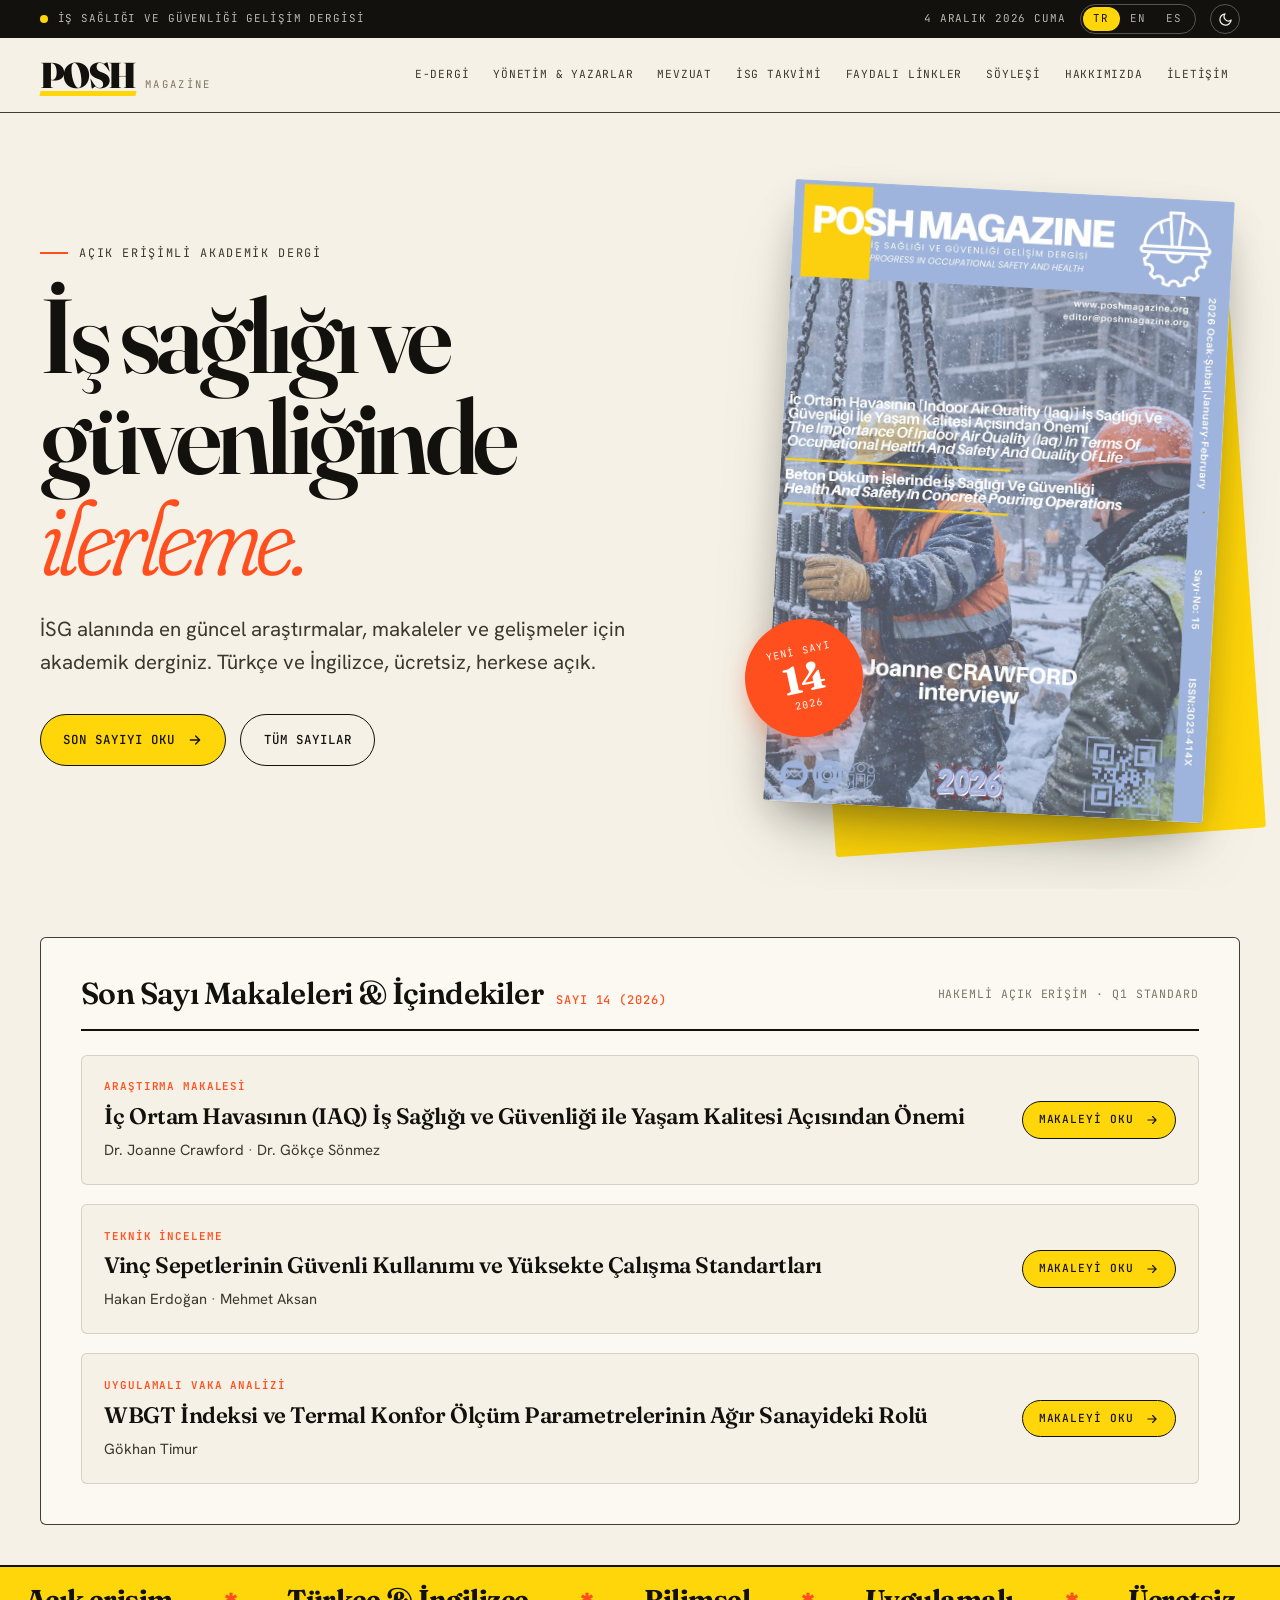
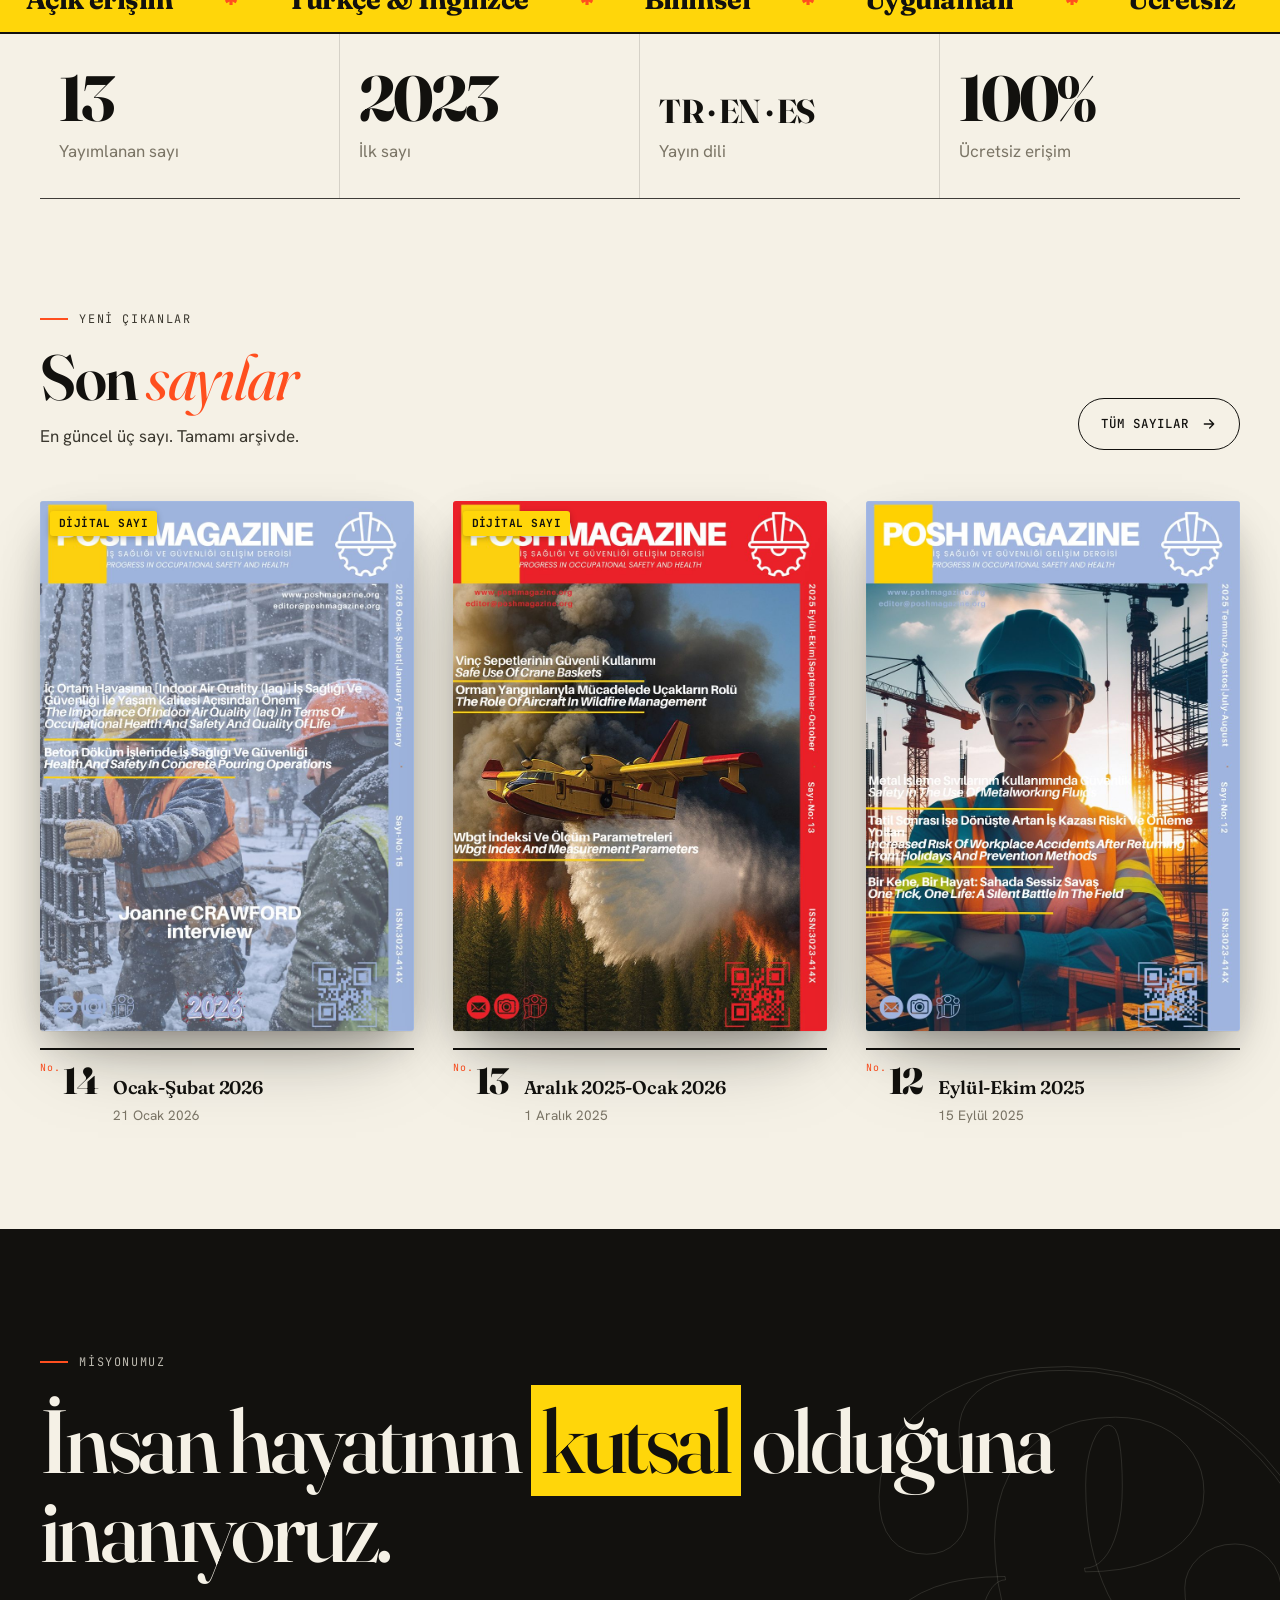
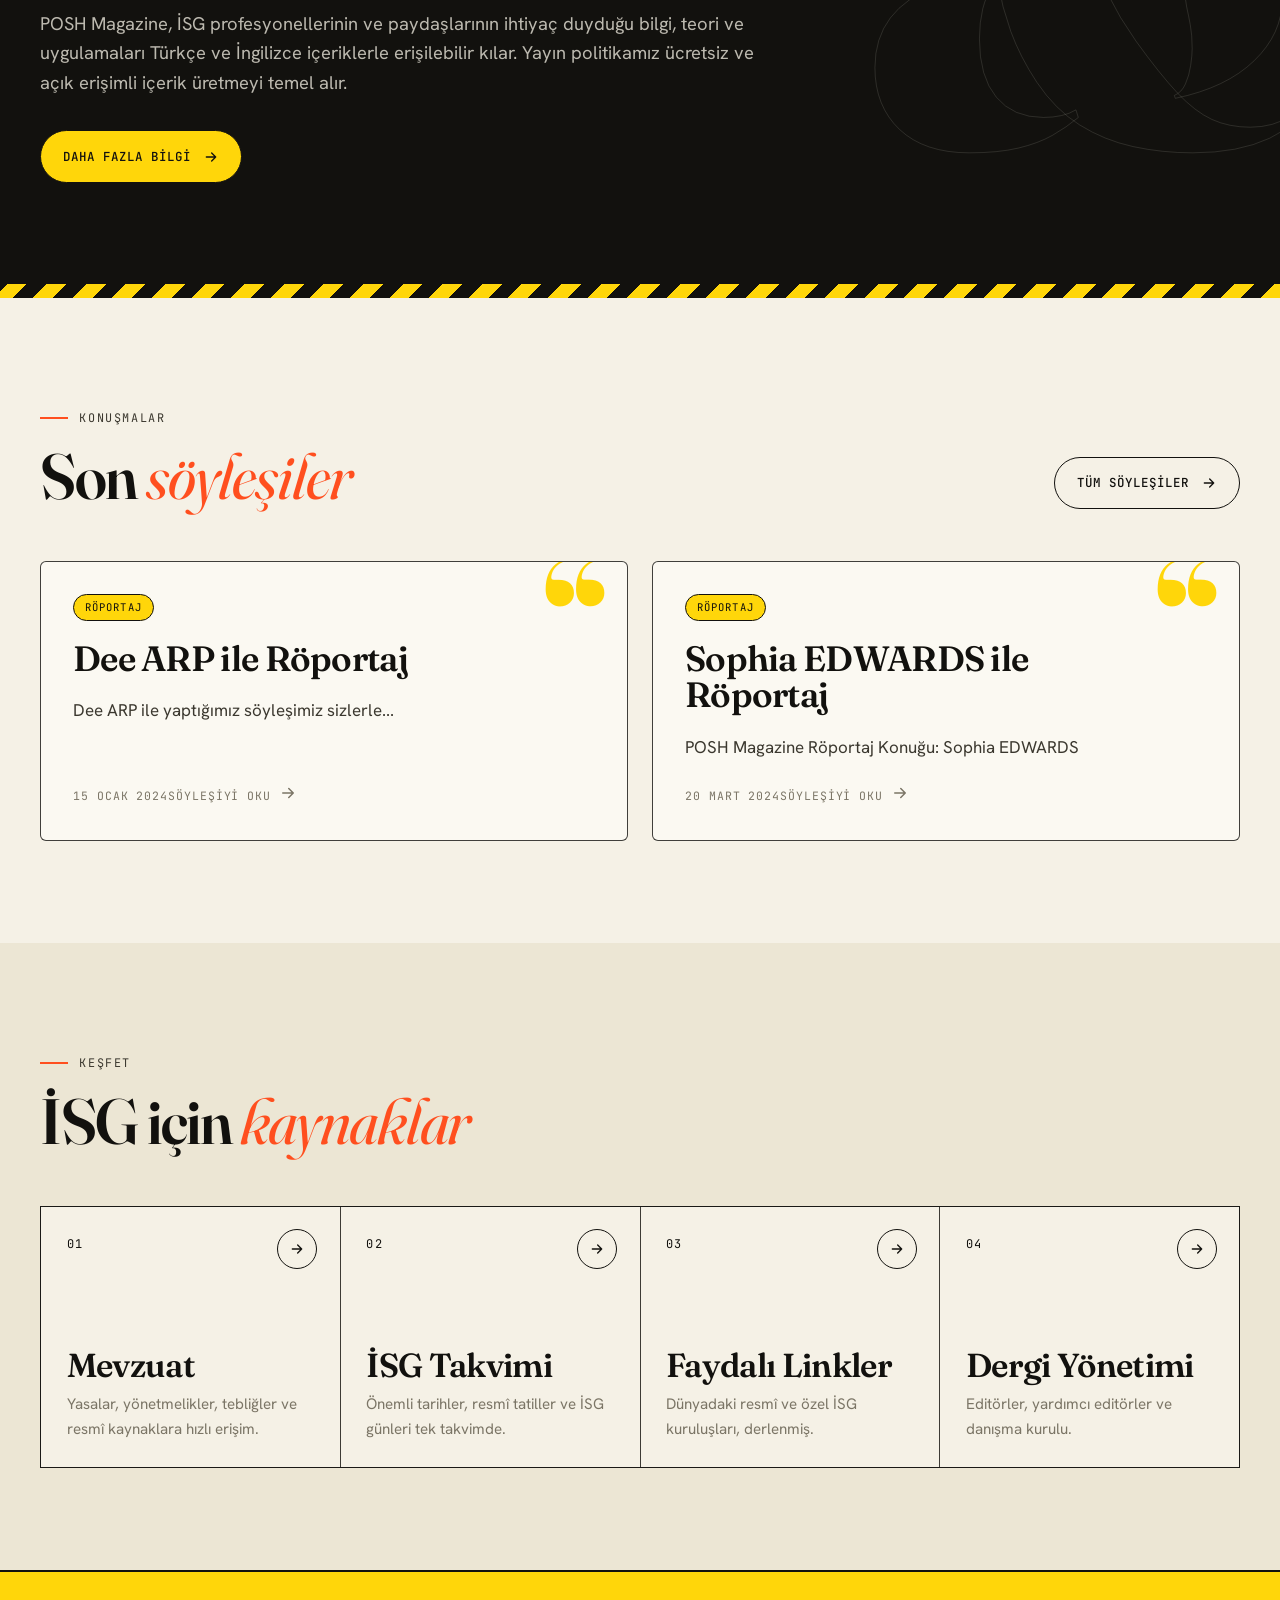
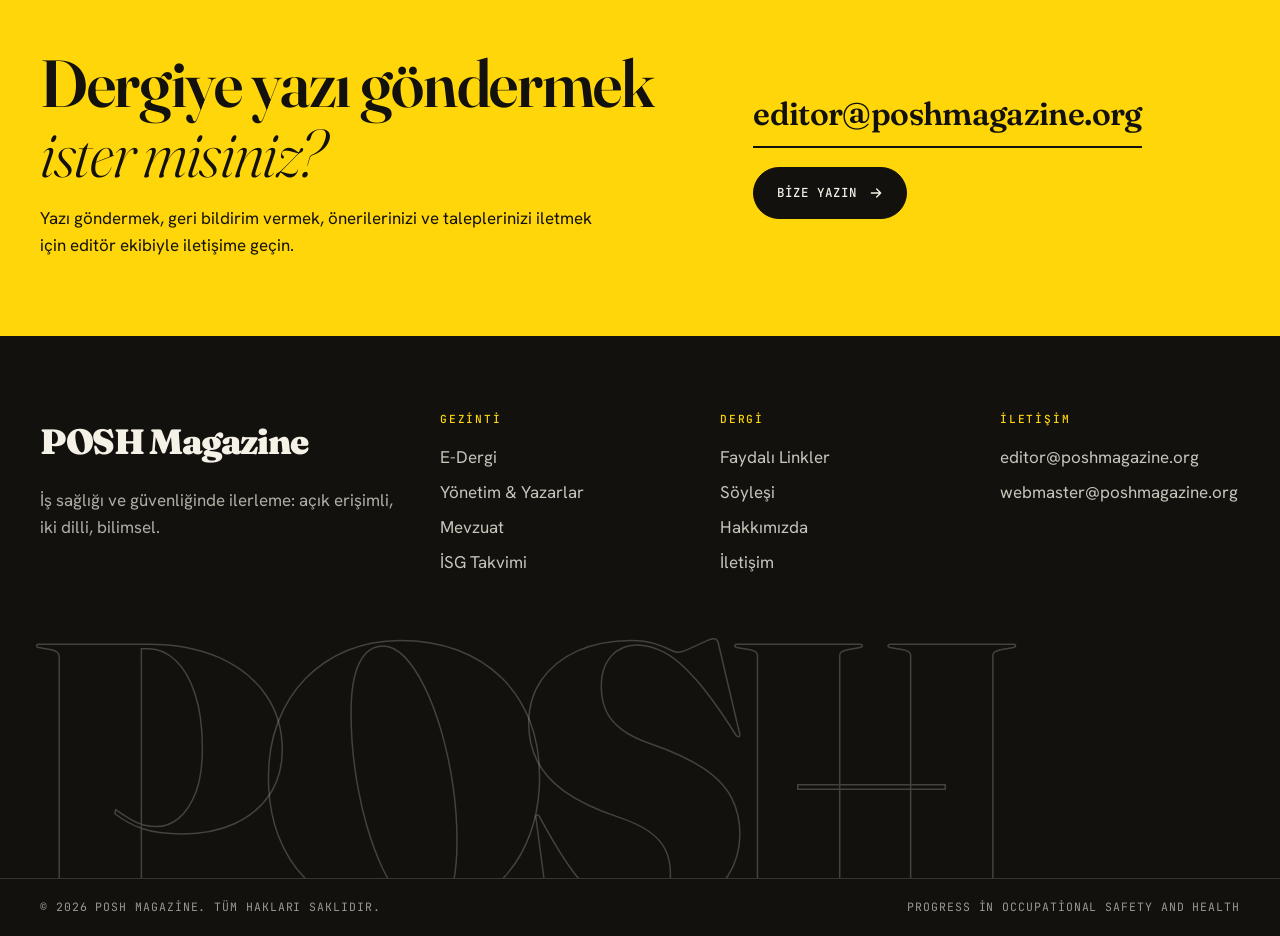
<file: index.html>
<!DOCTYPE html>
<html lang="tr">
<head>
  <meta charset="UTF-8">
  <meta name="viewport" content="width=device-width, initial-scale=1.0">
  <title>POSH Magazine — İş Sağlığı ve Güvenliği Gelişim Dergisi</title>
  <meta name="description" content="POSH Magazine — Progress in Occupational Safety and Health | İş Sağlığı ve Güvenliği Gelişim Dergisi. İSG alanında en güncel makaleler ve araştırmalar, ücretsiz ve açık erişimli.">
  <meta name="keywords" content="iş sağlığı, güvenlik, occupational safety, health, dergi, magazine, İSG">
  <meta name="author" content="POSH Magazine">
  <meta property="og:title" content="POSH Magazine — Progress in Occupational Safety and Health">
  <meta property="og:description" content="İSG alanında en güncel makaleler ve araştırmalar. Açık erişimli akademik dergi.">
  <meta property="og:type" content="website">
  <meta name="theme-color" content="#ffd60a">
  <link rel="icon" href="data:image/svg+xml,%3Csvg xmlns='http://www.w3.org/2000/svg' viewBox='0 0 32 32'%3E%3Crect width='32' height='32' rx='6' fill='%23ffd60a'/%3E%3Ctext x='16' y='24' font-family='Georgia,serif' font-weight='900' font-size='24' text-anchor='middle' fill='%2312110e'%3EP%3C/text%3E%3C/svg%3E">
  <link rel="preconnect" href="https://fonts.googleapis.com">
  <link rel="preconnect" href="https://fonts.gstatic.com" crossorigin>
  <link href="https://fonts.googleapis.com/css2?family=Fraunces:ital,opsz,wght,SOFT@0,9..144,300..900,0..100;1,9..144,300..900,0..100&family=Hanken+Grotesk:wght@400;500;600;700&family=JetBrains+Mono:wght@400;500&display=swap" rel="stylesheet">
  <link rel="stylesheet" href="style.css">
</head>
<body data-page="home">
  <div id="site-header"></div>

  <main id="main">
    <!-- Hero -->
    <section class="hero">
      <div class="wrap hero-grid">
        <div>
          <span class="eyebrow" data-i18n="hero_eyebrow">Açık erişimli akademik dergi</span>
          <h1 data-i18n="hero_title">İş sağlığı ve güvenliğinde <em>ilerleme.</em></h1>
          <p class="lead" data-i18n="hero_lead">İSG alanında en güncel araştırmalar, makaleler ve gelişmeler için akademik derginiz. Türkçe ve İngilizce, ücretsiz, herkese açık.</p>
          <div class="hero-cta">
            <button type="button" class="btn yellow" id="readLatest"><span data-i18n="read_latest">Son sayıyı oku</span> <svg viewBox="0 0 24 24" fill="none" stroke="currentColor" stroke-width="2" stroke-linecap="round" stroke-linejoin="round" aria-hidden="true"><path d="M5 12h14M13 6l6 6-6 6"/></svg></button>
            <a class="btn ghost" href="issues.html"><span data-i18n="all_issues">Tüm sayılar</span></a>
          </div>
        </div>
        <div class="hero-cover" id="heroCover" aria-live="polite"></div>
      </div>
    </section>

    <!-- Latest Issue Table of Contents (Academic TOC) -->
    <section class="section" style="padding-top: 1rem; padding-bottom: 2.5rem;">
      <div class="wrap">
        <div class="toc-section" id="homeTocSection">
          <div class="toc-header">
            <h3><span data-i18n="current_issue_articles">Son Sayı Makaleleri &amp; İçindekiler</span> <small id="homeTocBadge">SAYI 14 (2026)</small></h3>
            <span class="mono" style="color:var(--muted);"><span data-i18n="peer_reviewed_badge">Hakemli Açık Erişim</span> · Q1 Standard</span>
          </div>
          <div class="toc-list" id="homeArticleList">
            <div class="loading">Makaleler yükleniyor...</div>
          </div>
        </div>
      </div>
    </section>

    <div class="ticker" id="ticker" aria-hidden="true"></div>
    <div class="wrap stats" id="stats"></div>

    <!-- Latest issues -->
    <section class="section">
      <div class="wrap">
        <div class="section-head reveal">
          <div>
            <span class="eyebrow" data-i18n="latest_eyebrow">Yeni çıkanlar</span>
            <h2 data-i18n="latest_title">Son <em>sayılar</em></h2>
            <p data-i18n="latest_sub">En güncel üç sayı. Tamamı arşivde.</p>
          </div>
          <a class="btn ghost" href="issues.html"><span data-i18n="all_issues">Tüm sayılar</span> <svg viewBox="0 0 24 24" fill="none" stroke="currentColor" stroke-width="2" stroke-linecap="round" stroke-linejoin="round" aria-hidden="true"><path d="M5 12h14M13 6l6 6-6 6"/></svg></a>
        </div>
        <div class="issues-grid three" id="latestIssues"></div>
      </div>
    </section>

    <!-- Mission -->
    <section class="mission">
      <div class="big-num" aria-hidden="true">&amp;</div>
      <div class="wrap">
        <span class="eyebrow" data-i18n="mission_eyebrow">Misyonumuz</span>
        <blockquote data-i18n="mission_quote">İnsan hayatının <mark>kutsal</mark> olduğuna inanıyoruz.</blockquote>
        <p data-i18n="mission_body">POSH Magazine, İSG profesyonellerinin ve paydaşlarının ihtiyaç duyduğu bilgi, teori ve uygulamaları Türkçe ve İngilizce içeriklerle erişilebilir kılar. Yayın politikamız ücretsiz ve açık erişimli içerik üretmeyi temel alır.</p>
        <p style="margin-top:2rem"><a class="btn yellow" href="about.html"><span data-i18n="read_more">Daha fazla bilgi</span> <svg viewBox="0 0 24 24" fill="none" stroke="currentColor" stroke-width="2" stroke-linecap="round" stroke-linejoin="round" aria-hidden="true"><path d="M5 12h14M13 6l6 6-6 6"/></svg></a></p>
      </div>
      <div class="hazard"></div>
    </section>

    <!-- Interviews -->
    <section class="section">
      <div class="wrap">
        <div class="section-head reveal">
          <div>
            <span class="eyebrow" data-i18n="interviews_eyebrow">Konuşmalar</span>
            <h2 data-i18n="interviews_title">Son <em>söyleşiler</em></h2>
          </div>
          <a class="btn ghost" href="interviews.html"><span data-i18n="all_interviews">Tüm söyleşiler</span> <svg viewBox="0 0 24 24" fill="none" stroke="currentColor" stroke-width="2" stroke-linecap="round" stroke-linejoin="round" aria-hidden="true"><path d="M5 12h14M13 6l6 6-6 6"/></svg></a>
        </div>
        <div class="interviews" id="interviewsHome"></div>
      </div>
    </section>

    <!-- Explore -->
    <section class="section alt">
      <div class="wrap">
        <div class="section-head reveal">
          <div>
            <span class="eyebrow" data-i18n="explore_eyebrow">Keşfet</span>
            <h2 data-i18n="explore_title">İSG için <em>kaynaklar</em></h2>
          </div>
        </div>
        <div class="tiles reveal">
          <a class="tile" href="legislation.html"><span class="num">01</span><span class="arrow"><svg viewBox="0 0 24 24" fill="none" stroke="currentColor" stroke-width="2" stroke-linecap="round" stroke-linejoin="round"><path d="M5 12h14M13 6l6 6-6 6"/></svg></span><div><h3 data-i18n="tile_leg">Mevzuat</h3><p data-i18n="tile_leg_d">Yasalar, yönetmelikler, tebliğler ve resmî kaynaklara hızlı erişim.</p></div></a>
          <a class="tile" href="calendar.html"><span class="num">02</span><span class="arrow"><svg viewBox="0 0 24 24" fill="none" stroke="currentColor" stroke-width="2" stroke-linecap="round" stroke-linejoin="round"><path d="M5 12h14M13 6l6 6-6 6"/></svg></span><div><h3 data-i18n="tile_cal">İSG Takvimi</h3><p data-i18n="tile_cal_d">Önemli tarihler, resmî tatiller ve İSG günleri tek takvimde.</p></div></a>
          <a class="tile" href="links.html"><span class="num">03</span><span class="arrow"><svg viewBox="0 0 24 24" fill="none" stroke="currentColor" stroke-width="2" stroke-linecap="round" stroke-linejoin="round"><path d="M5 12h14M13 6l6 6-6 6"/></svg></span><div><h3 data-i18n="tile_links">Faydalı Linkler</h3><p data-i18n="tile_links_d">Dünyadaki resmî ve özel İSG kuruluşları, derlenmiş.</p></div></a>
          <a class="tile" href="editorial.html"><span class="num">04</span><span class="arrow"><svg viewBox="0 0 24 24" fill="none" stroke="currentColor" stroke-width="2" stroke-linecap="round" stroke-linejoin="round"><path d="M5 12h14M13 6l6 6-6 6"/></svg></span><div><h3 data-i18n="tile_team">Dergi Yönetimi</h3><p data-i18n="tile_team_d">Editörler, yardımcı editörler ve danışma kurulu.</p></div></a>
        </div>
      </div>
    </section>

    <!-- CTA -->
    <section class="cta-band">
      <div class="wrap">
        <div>
          <h2 data-i18n="cta_title">Dergiye yazı göndermek <em>ister misiniz?</em></h2>
          <p data-i18n="cta_body">Yazı göndermek, geri bildirim vermek, önerilerinizi ve taleplerinizi iletmek için editör ekibiyle iletişime geçin.</p>
        </div>
        <div>
          <a class="mail-big" href="mailto:editor@poshmagazine.org">editor@poshmagazine.org</a>
          <a class="btn" href="contact.html"><span data-i18n="write_us">Bize yazın</span> <svg viewBox="0 0 24 24" fill="none" stroke="currentColor" stroke-width="2" stroke-linecap="round" stroke-linejoin="round" aria-hidden="true"><path d="M5 12h14M13 6l6 6-6 6"/></svg></a>
        </div>
      </div>
    </section>
  </main>

  <footer class="footer" id="site-footer"></footer>
  <script src="app.js"></script>
</body>
</html>
</file>
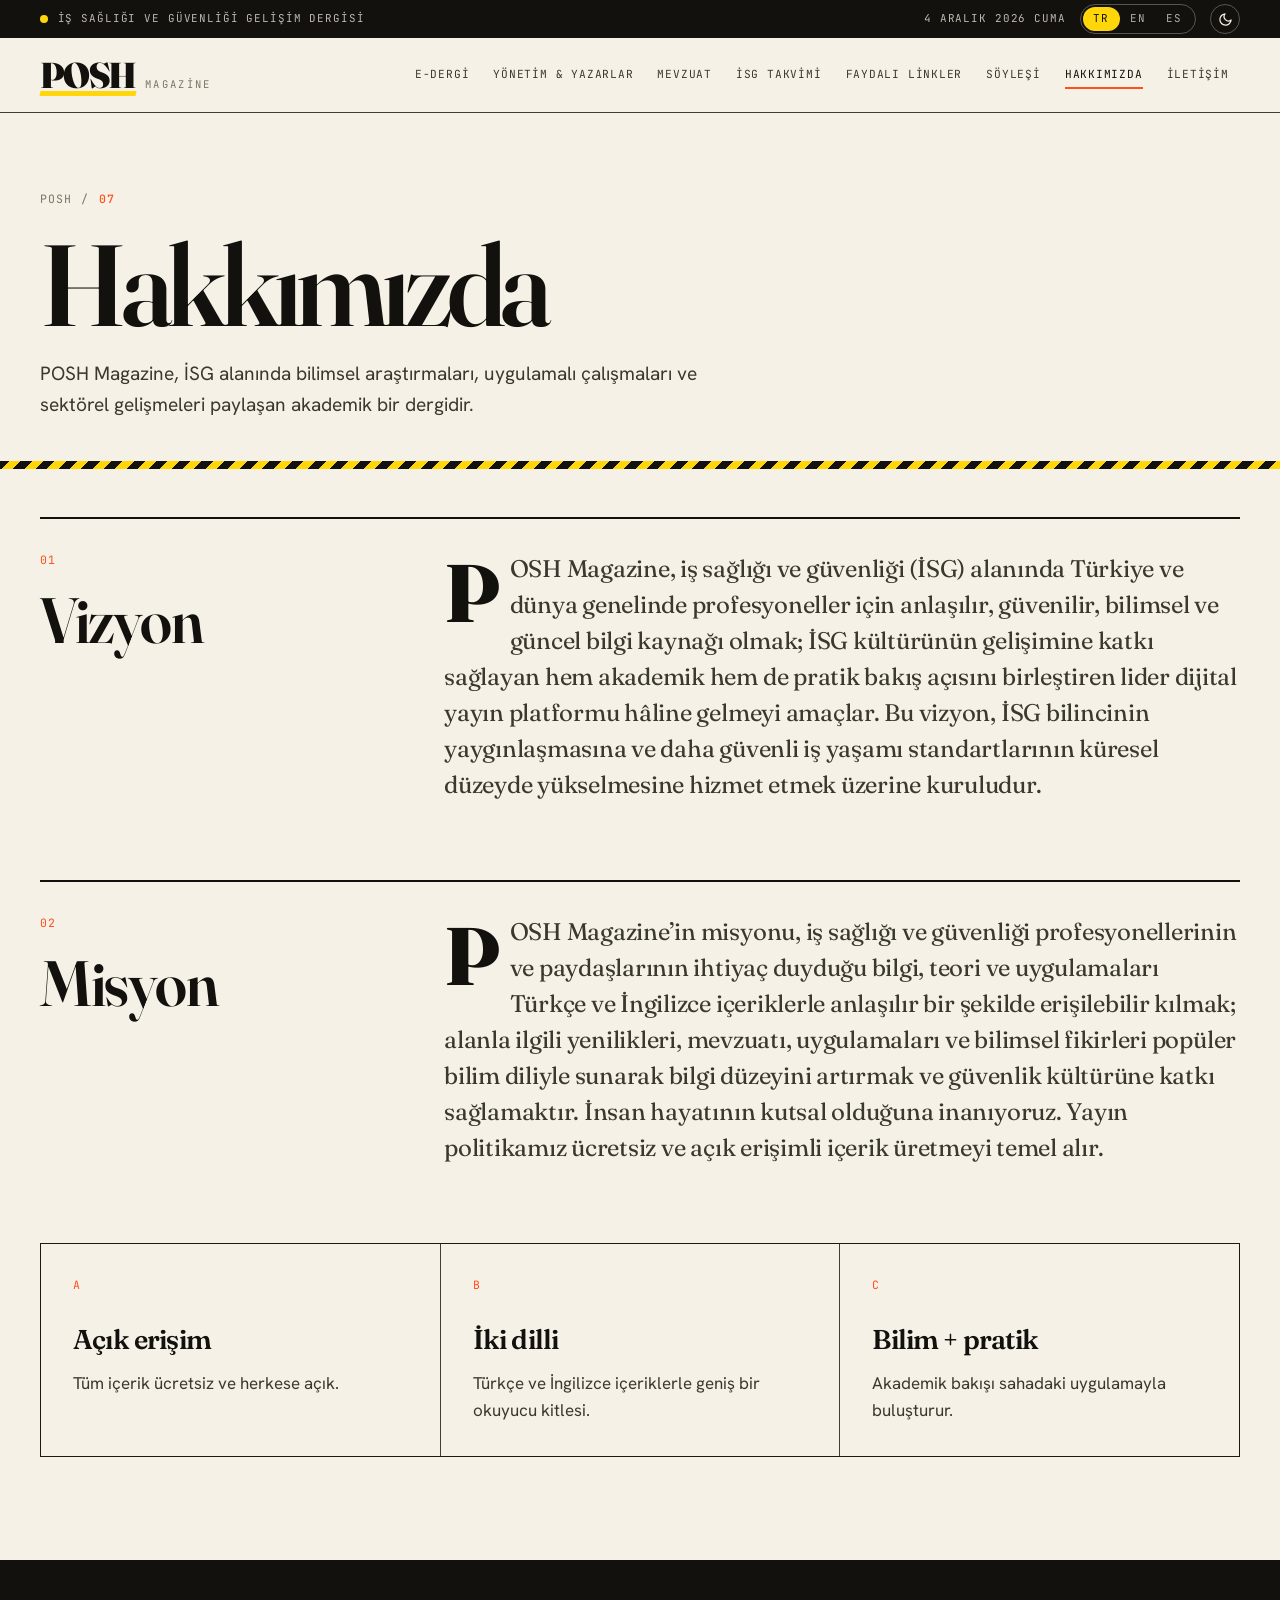
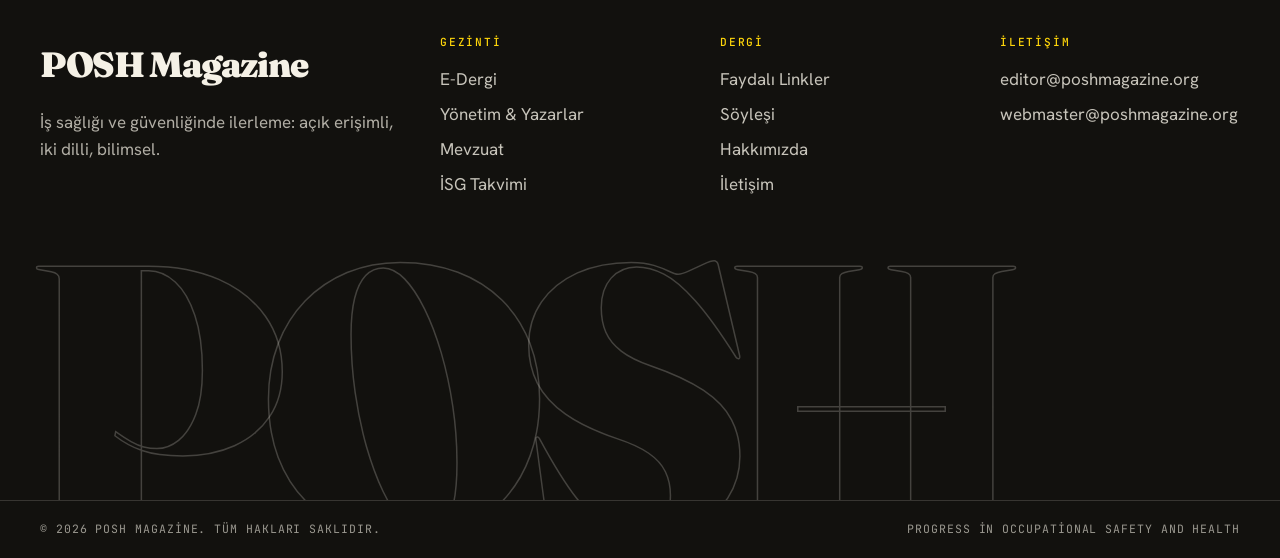
<file: about.html>
<!DOCTYPE html>
<html lang="tr">
<head>
  <meta charset="UTF-8">
  <meta name="viewport" content="width=device-width, initial-scale=1.0">
  <title>Hakkımızda — POSH Magazine</title>
  <meta name="description" content="POSH Magazine vizyonu ve misyonu: İSG alanında açık erişimli, iki dilli, bilimsel ve uygulamalı yayın.">
  <meta name="keywords" content="iş sağlığı, güvenlik, occupational safety, health, dergi, magazine, İSG">
  <meta name="author" content="POSH Magazine">
  <meta name="theme-color" content="#ffd60a">
  <link rel="icon" href="data:image/svg+xml,%3Csvg xmlns='http://www.w3.org/2000/svg' viewBox='0 0 32 32'%3E%3Crect width='32' height='32' rx='6' fill='%23ffd60a'/%3E%3Ctext x='16' y='24' font-family='Georgia,serif' font-weight='900' font-size='24' text-anchor='middle' fill='%2312110e'%3EP%3C/text%3E%3C/svg%3E">
  <link rel="preconnect" href="https://fonts.googleapis.com">
  <link rel="preconnect" href="https://fonts.gstatic.com" crossorigin>
  <link href="https://fonts.googleapis.com/css2?family=Fraunces:ital,opsz,wght,SOFT@0,9..144,300..900,0..100;1,9..144,300..900,0..100&family=Hanken+Grotesk:wght@400;500;600;700&family=JetBrains+Mono:wght@400;500&display=swap" rel="stylesheet">
  <link rel="stylesheet" href="style.css">
</head>
<body data-page="about">
  <div id="site-header"></div>

  <main id="main">
    <section class="page-hero">
      <div class="wrap">
        <div class="crumb mono"><a href="index.html">POSH</a><span>/</span><b>07</b></div>
        <h1 data-i18n="about_title">Hakkımızda</h1>
        <p data-i18n="about_sub">POSH Magazine, İSG alanında bilimsel araştırmaları, uygulamalı çalışmaları ve sektörel gelişmeleri paylaşan akademik bir dergidir.</p>
      </div>
      <div class="hazard thin"></div>
    </section>
    <section class="section" style="padding-top:3rem">
      <div class="wrap">
        <div class="about-blocks">
          <article class="about-block reveal"><div><span class="mono num">01</span><h2 data-i18n="vision">Vizyon</h2></div><p data-i18n="vision_text">POSH Magazine, iş sağlığı ve güvenliği (İSG) alanında Türkiye ve dünya genelinde profesyoneller için anlaşılır, güvenilir, bilimsel ve güncel bilgi kaynağı olmak; İSG kültürünün gelişimine katkı sağlayan hem akademik hem de pratik bakış açısını birleştiren lider dijital yayın platformu hâline gelmeyi amaçlar. Bu vizyon, İSG bilincinin yaygınlaşmasına ve daha güvenli iş yaşamı standartlarının küresel düzeyde yükselmesine hizmet etmek üzerine kuruludur.</p></article>
          <article class="about-block reveal"><div><span class="mono num">02</span><h2 data-i18n="mission">Misyon</h2></div><p data-i18n="mission_text">POSH Magazine’in misyonu, iş sağlığı ve güvenliği profesyonellerinin ve paydaşlarının ihtiyaç duyduğu bilgi, teori ve uygulamaları Türkçe ve İngilizce içeriklerle anlaşılır bir şekilde erişilebilir kılmak; alanla ilgili yenilikleri, mevzuatı, uygulamaları ve bilimsel fikirleri popüler bilim diliyle sunarak bilgi düzeyini artırmak ve güvenlik kültürüne katkı sağlamaktır. İnsan hayatının kutsal olduğuna inanıyoruz. Yayın politikamız ücretsiz ve açık erişimli içerik üretmeyi temel alır.</p></article>
        </div>
        <div class="values reveal">
          <div class="value"><span class="mono">A</span><b data-i18n="v1">Açık erişim</b><span data-i18n="v1d">Tüm içerik ücretsiz ve herkese açık.</span></div>
          <div class="value"><span class="mono">B</span><b data-i18n="v2">İki dilli</b><span data-i18n="v2d">Türkçe ve İngilizce içeriklerle geniş bir okuyucu kitlesi.</span></div>
          <div class="value"><span class="mono">C</span><b data-i18n="v3">Bilim + pratik</b><span data-i18n="v3d">Akademik bakışı sahadaki uygulamayla buluşturur.</span></div>
        </div>
      </div>
    </section>
  </main>

  <footer class="footer" id="site-footer"></footer>
  <script src="app.js"></script>
</body>
</html>
</file>
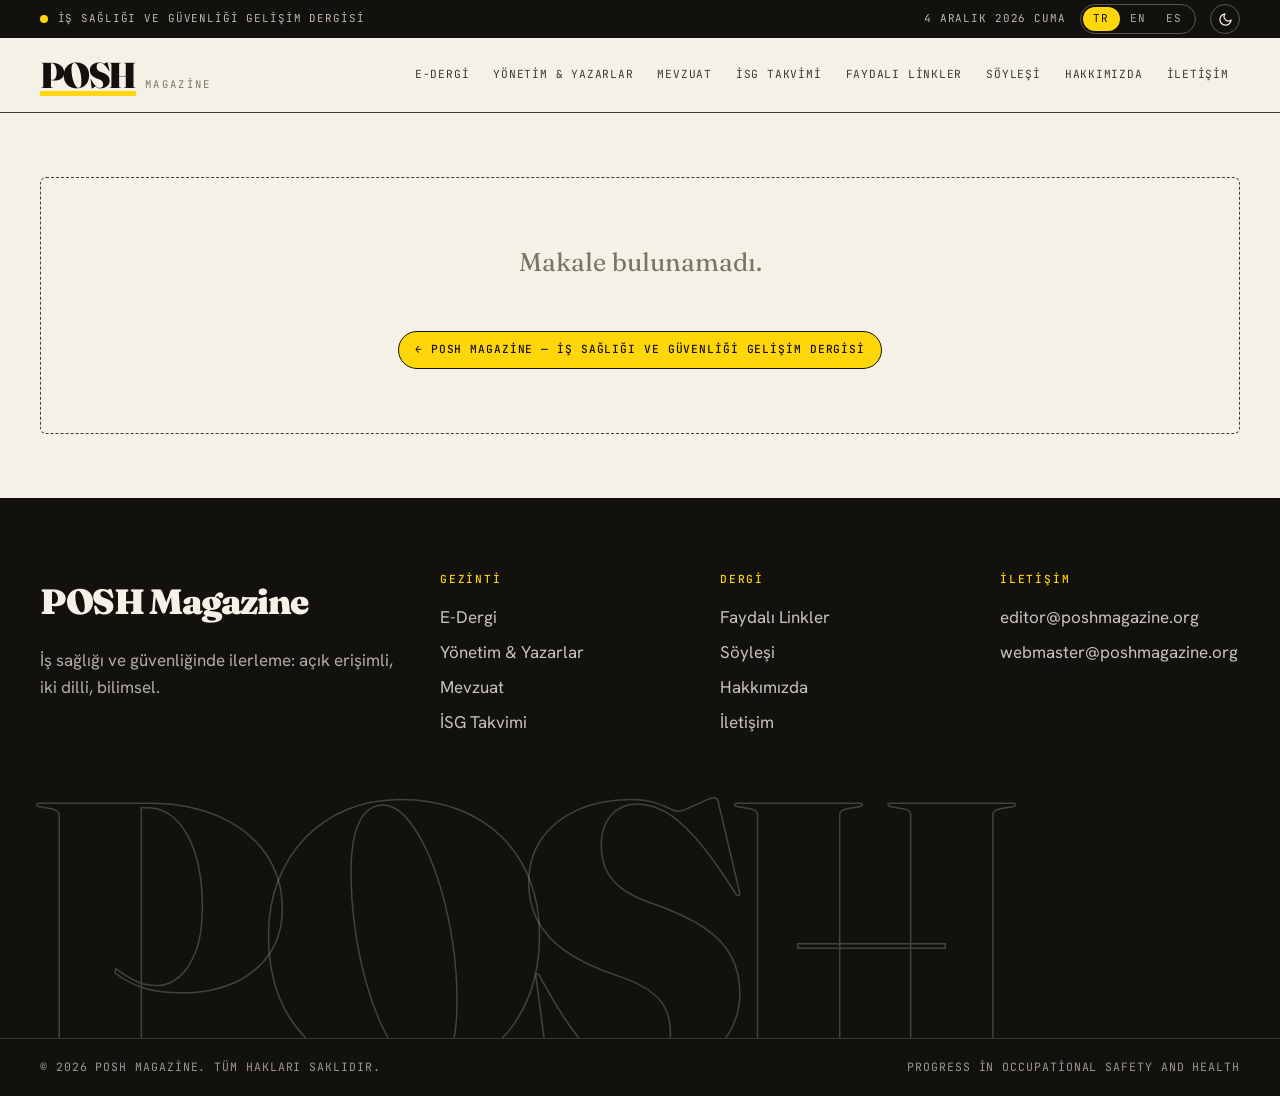
<file: article.html>
<!DOCTYPE html>
<html lang="tr">
<head>
  <meta charset="UTF-8">
  <meta name="viewport" content="width=device-width, initial-scale=1.0">
  <title>Makale — POSH Magazine</title>
  <meta name="description" content="POSH Magazine hakemli makale görünümü. Q1 açık erişim iş sağlığı ve güvenliği araştırmaları.">
  <meta name="theme-color" content="#ffd60a">
  <link rel="icon" href="data:image/svg+xml,%3Csvg xmlns='http://www.w3.org/2000/svg' viewBox='0 0 32 32'%3E%3Crect width='32' height='32' rx='6' fill='%23ffd60a'/%3E%3Ctext x='16' y='24' font-family='Georgia,serif' font-weight='900' font-size='24' text-anchor='middle' fill='%2312110e'%3EP%3C/text%3E%3C/svg%3E">
  <link rel="preconnect" href="https://fonts.googleapis.com">
  <link rel="preconnect" href="https://fonts.gstatic.com" crossorigin>
  <link href="https://fonts.googleapis.com/css2?family=Fraunces:ital,opsz,wght,SOFT@0,9..144,300..900,0..100;1,9..144,300..900,0..100&family=Hanken+Grotesk:wght@400;500;600;700&family=JetBrains+Mono:wght@400;500&display=swap" rel="stylesheet">
  <link rel="stylesheet" href="style.css">
</head>
<body data-page="article">
  <div id="site-header"></div>

  <main id="main">
    <div class="wrap" id="articleContainer">
      <div class="loading" style="padding: 5rem 0;">Makale yükleniyor...</div>
    </div>
  </main>

  <footer class="footer" id="site-footer"></footer>
  <script src="app.js"></script>
</body>
</html>
</file>
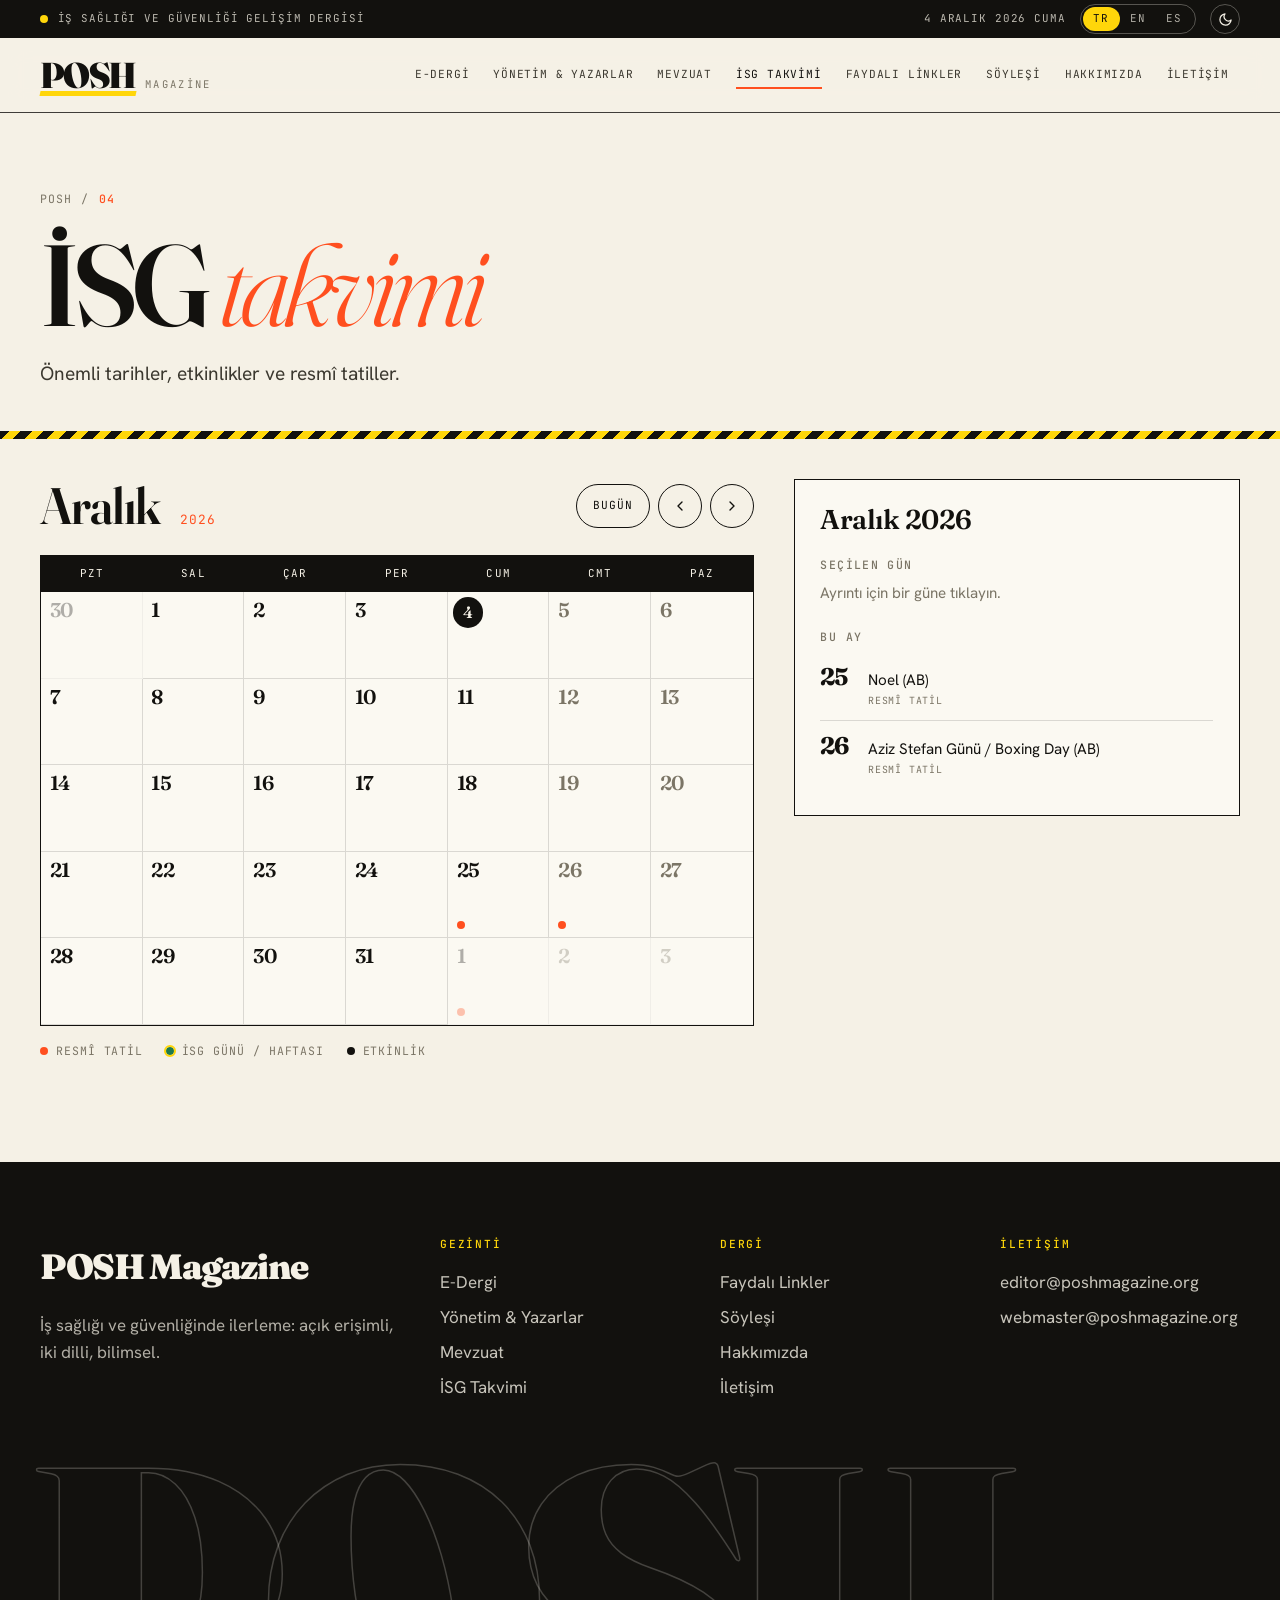
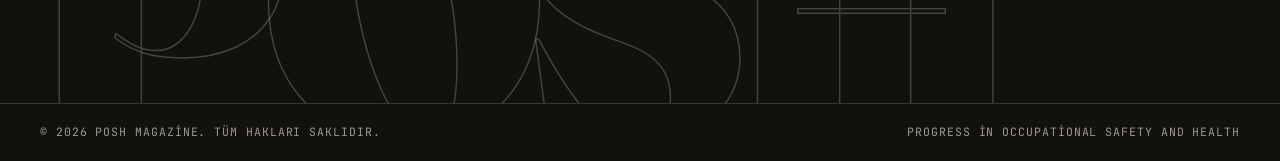
<file: calendar.html>
<!DOCTYPE html>
<html lang="tr">
<head>
  <meta charset="UTF-8">
  <meta name="viewport" content="width=device-width, initial-scale=1.0">
  <title>İSG Takvimi — POSH Magazine</title>
  <meta name="description" content="İSG takvimi: önemli tarihler, etkinlikler, resmî tatiller ve İSG günleri.">
  <meta name="keywords" content="iş sağlığı, güvenlik, occupational safety, health, dergi, magazine, İSG">
  <meta name="author" content="POSH Magazine">
  <meta name="theme-color" content="#ffd60a">
  <link rel="icon" href="data:image/svg+xml,%3Csvg xmlns='http://www.w3.org/2000/svg' viewBox='0 0 32 32'%3E%3Crect width='32' height='32' rx='6' fill='%23ffd60a'/%3E%3Ctext x='16' y='24' font-family='Georgia,serif' font-weight='900' font-size='24' text-anchor='middle' fill='%2312110e'%3EP%3C/text%3E%3C/svg%3E">
  <link rel="preconnect" href="https://fonts.googleapis.com">
  <link rel="preconnect" href="https://fonts.gstatic.com" crossorigin>
  <link href="https://fonts.googleapis.com/css2?family=Fraunces:ital,opsz,wght,SOFT@0,9..144,300..900,0..100;1,9..144,300..900,0..100&family=Hanken+Grotesk:wght@400;500;600;700&family=JetBrains+Mono:wght@400;500&display=swap" rel="stylesheet">
  <link rel="stylesheet" href="style.css">
</head>
<body data-page="calendar">
  <div id="site-header"></div>

  <main id="main">
    <section class="page-hero">
      <div class="wrap">
        <div class="crumb mono"><a href="index.html">POSH</a><span>/</span><b>04</b></div>
        <h1 data-i18n="cal_title">İSG <em>takvimi</em></h1>
        <p data-i18n="cal_sub">Önemli tarihler, etkinlikler ve resmî tatiller.</p>
      </div>
      <div class="hazard thin"></div>
    </section>
    <section class="section" style="padding-top:2.5rem">
      <div class="wrap cal-layout">
        <div>
          <div class="cal-bar">
            <h2 id="calTitle"></h2>
            <div class="cal-nav">
              <button type="button" id="calToday" class="today-btn" data-i18n="today">Bugün</button>
              <button type="button" id="calPrev" aria-label="Önceki ay"><svg viewBox="0 0 24 24" fill="none" stroke="currentColor" stroke-width="2" stroke-linecap="round" stroke-linejoin="round"><path d="m15 6-6 6 6 6"/></svg></button>
              <button type="button" id="calNext" aria-label="Sonraki ay"><svg viewBox="0 0 24 24" fill="none" stroke="currentColor" stroke-width="2" stroke-linecap="round" stroke-linejoin="round"><path d="m9 6 6 6-6 6"/></svg></button>
            </div>
          </div>
          <div class="cal"><div class="cal-dow" id="calDow"></div><div class="cal-grid" id="calGrid"></div></div>
          <div class="cal-legend mono">
            <span><i class="dot"></i><span data-i18n="lg_hol">Resmî tatil</span></span>
            <span><i class="dot osh"></i><span data-i18n="lg_osh">İSG günü / haftası</span></span>
            <span><i class="dot" style="background:var(--ink)"></i><span data-i18n="lg_event">Etkinlik</span></span>
          </div>
        </div>
        <aside class="cal-side" id="calSide" aria-live="polite"></aside>
      </div>
    </section>
  </main>

  <footer class="footer" id="site-footer"></footer>
  <script src="app.js"></script>
</body>
</html>
</file>
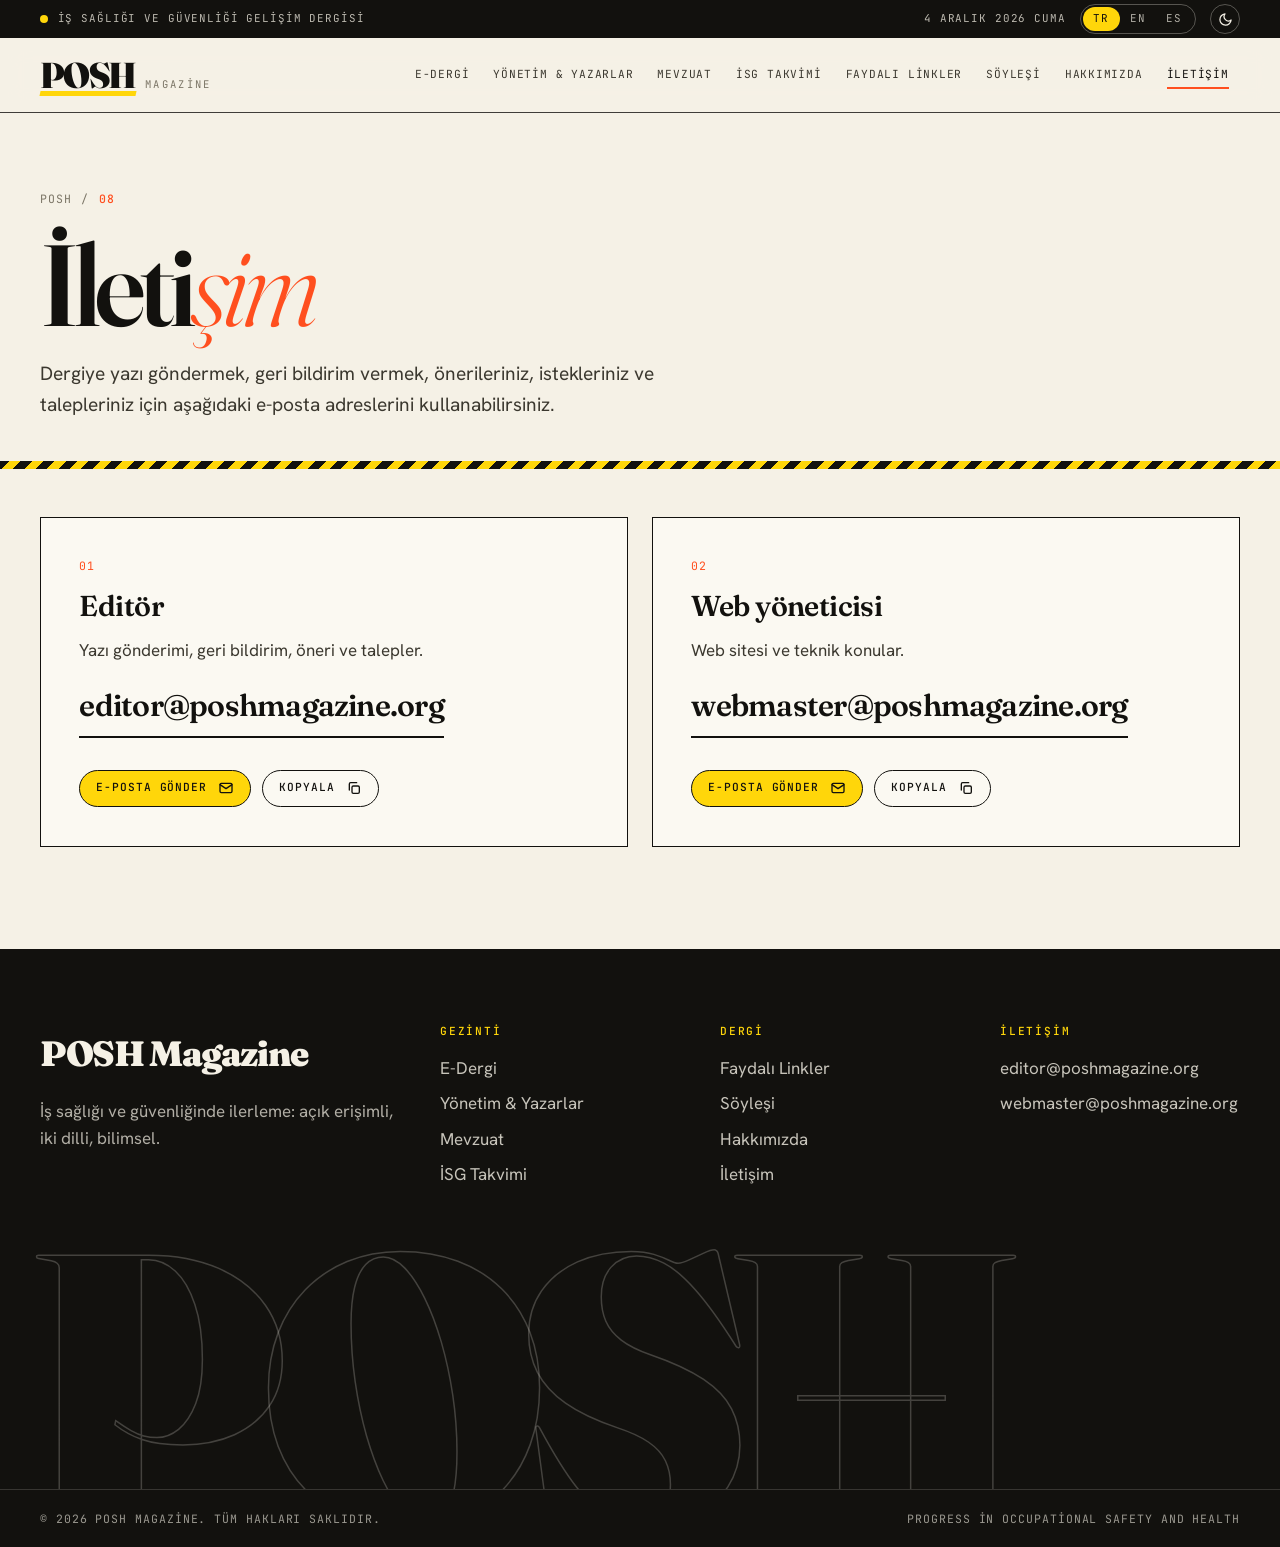
<file: contact.html>
<!DOCTYPE html>
<html lang="tr">
<head>
  <meta charset="UTF-8">
  <meta name="viewport" content="width=device-width, initial-scale=1.0">
  <title>İletişim — POSH Magazine</title>
  <meta name="description" content="POSH Magazine iletişim: yazı göndermek, geri bildirim ve öneriler için editor@poshmagazine.org.">
  <meta name="keywords" content="iş sağlığı, güvenlik, occupational safety, health, dergi, magazine, İSG">
  <meta name="author" content="POSH Magazine">
  <meta name="theme-color" content="#ffd60a">
  <link rel="icon" href="data:image/svg+xml,%3Csvg xmlns='http://www.w3.org/2000/svg' viewBox='0 0 32 32'%3E%3Crect width='32' height='32' rx='6' fill='%23ffd60a'/%3E%3Ctext x='16' y='24' font-family='Georgia,serif' font-weight='900' font-size='24' text-anchor='middle' fill='%2312110e'%3EP%3C/text%3E%3C/svg%3E">
  <link rel="preconnect" href="https://fonts.googleapis.com">
  <link rel="preconnect" href="https://fonts.gstatic.com" crossorigin>
  <link href="https://fonts.googleapis.com/css2?family=Fraunces:ital,opsz,wght,SOFT@0,9..144,300..900,0..100;1,9..144,300..900,0..100&family=Hanken+Grotesk:wght@400;500;600;700&family=JetBrains+Mono:wght@400;500&display=swap" rel="stylesheet">
  <link rel="stylesheet" href="style.css">
</head>
<body data-page="contact">
  <div id="site-header"></div>

  <main id="main">
    <section class="page-hero">
      <div class="wrap">
        <div class="crumb mono"><a href="index.html">POSH</a><span>/</span><b>08</b></div>
        <h1 data-i18n="contact_title">İleti<em>şim</em></h1>
        <p data-i18n="contact_sub">Dergiye yazı göndermek, geri bildirim vermek, önerileriniz, istekleriniz ve talepleriniz için aşağıdaki e-posta adreslerini kullanabilirsiniz.</p>
      </div>
      <div class="hazard thin"></div>
    </section>
    <section class="section" style="padding-top:3rem">
      <div class="wrap"><div class="contact-grid" id="contactGrid"></div></div>
    </section>
  </main>

  <footer class="footer" id="site-footer"></footer>
  <script src="app.js"></script>
</body>
</html>
</file>
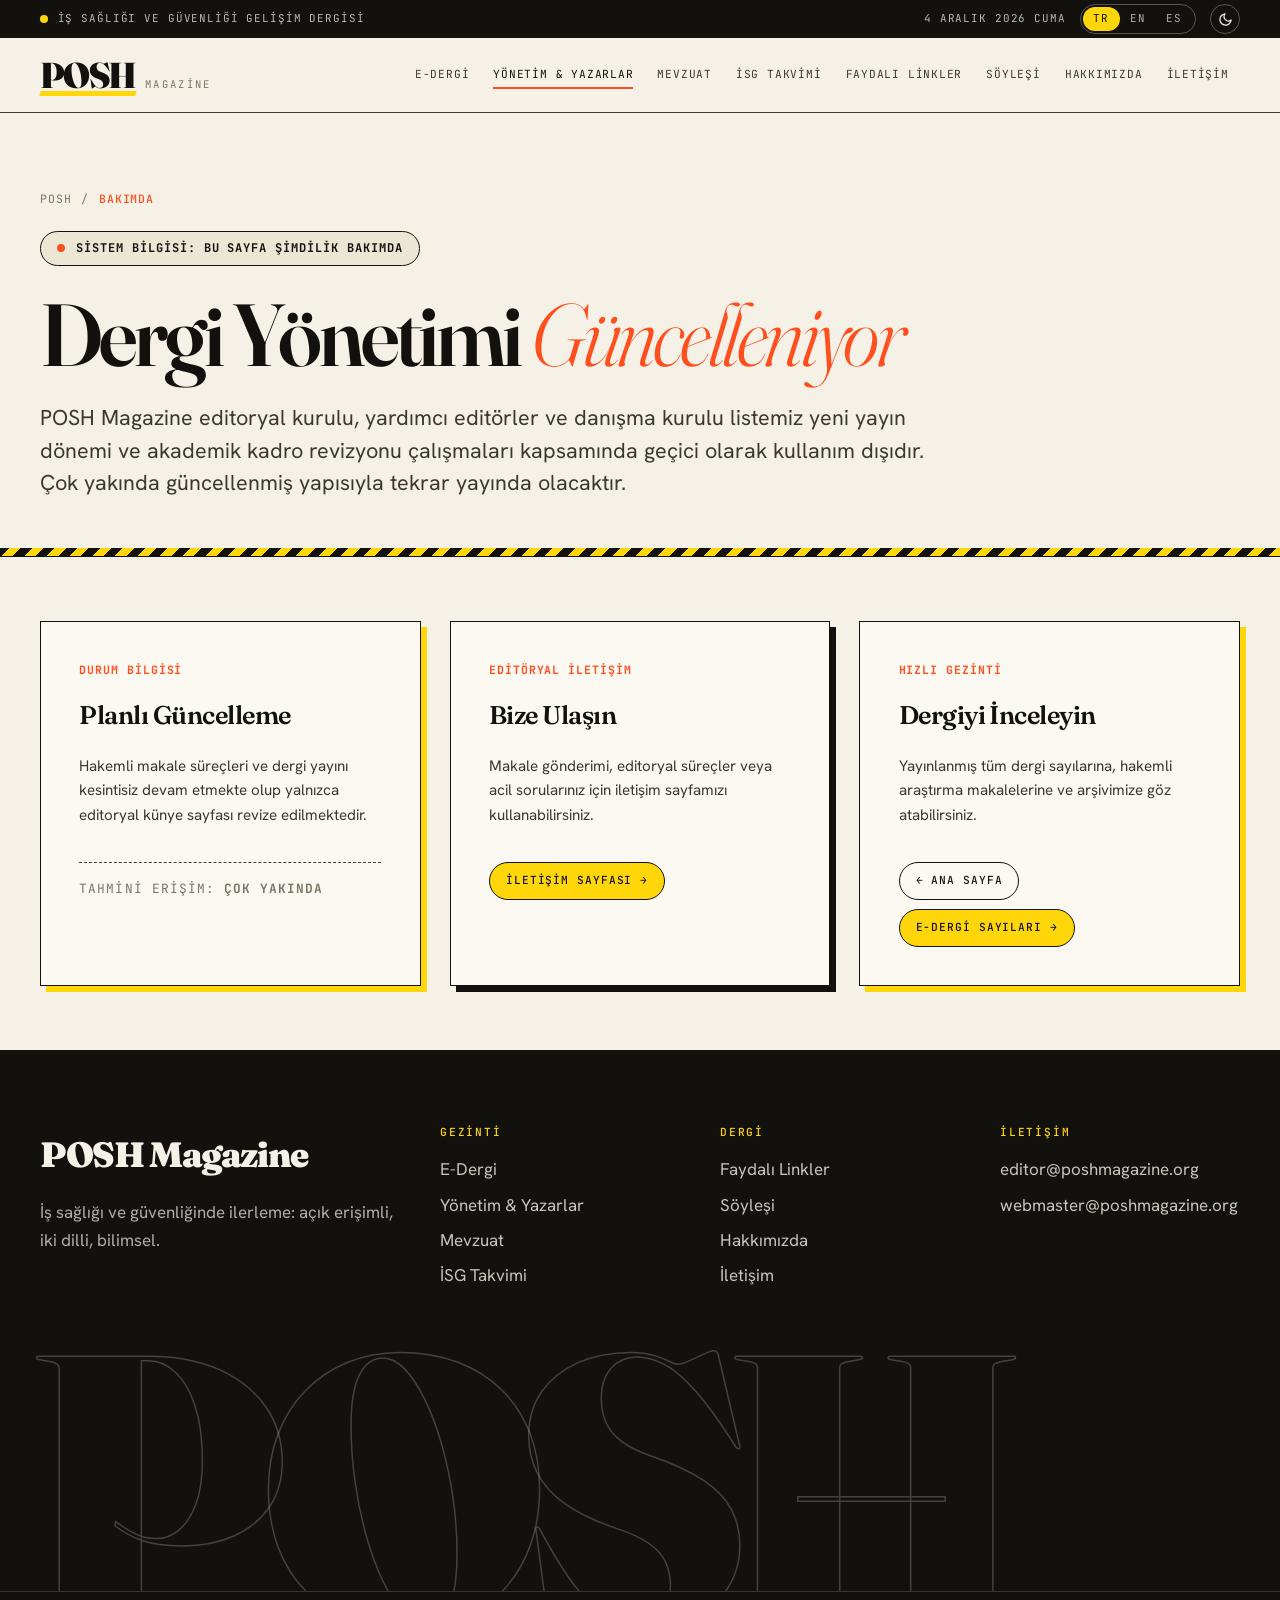
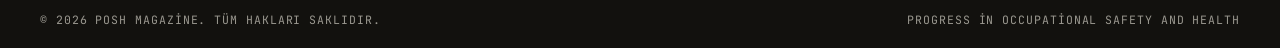
<file: editorial.html>
<!DOCTYPE html>
<html lang="tr">
<head>
  <meta charset="UTF-8">
  <meta name="viewport" content="width=device-width, initial-scale=1.0">
  <title>Dergi Yönetimi ve Yazarlar — POSH Magazine</title>
  <meta name="description" content="POSH Magazine baş editör, yardımcı editörler ve danışma kurulu.">
  <meta name="keywords" content="iş sağlığı, güvenlik, occupational safety, health, dergi, magazine, İSG">
  <meta name="author" content="POSH Magazine">
  <meta name="theme-color" content="#ffd60a">
  <link rel="icon" href="data:image/svg+xml,%3Csvg xmlns='http://www.w3.org/2000/svg' viewBox='0 0 32 32'%3E%3Crect width='32' height='32' rx='6' fill='%23ffd60a'/%3E%3Ctext x='16' y='24' font-family='Georgia,serif' font-weight='900' font-size='24' text-anchor='middle' fill='%2312110e'%3EP%3C/text%3E%3C/svg%3E">
  <link rel="preconnect" href="https://fonts.googleapis.com">
  <link rel="preconnect" href="https://fonts.gstatic.com" crossorigin>
  <link href="https://fonts.googleapis.com/css2?family=Fraunces:ital,opsz,wght,SOFT@0,9..144,300..900,0..100;1,9..144,300..900,0..100&family=Hanken+Grotesk:wght@400;500;600;700&family=JetBrains+Mono:wght@400;500&display=swap" rel="stylesheet">
  <link rel="stylesheet" href="style.css">
</head>
<body data-page="editorial">
  <div id="site-header"></div>

  <main id="main">
    <!-- ==========================================================================
         [BAKIM MODU GÖRÜNÜMÜ / UNDER MAINTENANCE]
         Bu sayfa geçici olarak bakım moduna alınmıştır.
         ========================================================================== -->
    <section class="page-hero" style="border-bottom: 2px solid var(--ink); padding-bottom: 3.5rem;">
      <div class="wrap">
        <div class="crumb mono"><a href="index.html">POSH</a><span>/</span><b>BAKIMDA</b></div>
        
        <div style="display: inline-flex; align-items: center; gap: .7rem; background: var(--paper-2); border: 1.5px solid var(--ink); padding: .45rem 1rem; border-radius: 99px; margin-bottom: 1.5rem; font-family: var(--font-mono); font-size: .75rem; letter-spacing: .08em; text-transform: uppercase;">
          <span class="pulse" style="background: var(--orange); box-shadow: 0 0 0 0 rgba(255,79,31,.6);"></span>
          <strong data-i18n="editorial_maint_badge">Sistem Bilgisi: Bu Sayfa Şimdilik Bakımda</strong>
        </div>

        <h1 data-i18n="editorial_maint_title" style="font-size: clamp(2.8rem, 7vw, 5.5rem); letter-spacing: -.04em; line-height: 1.02;">
          Dergi Yönetimi <em>Güncelleniyor</em>
        </h1>
        <p data-i18n="editorial_maint_desc" style="font-size: clamp(1.1rem, 2vw, 1.35rem); color: var(--ink-2); max-width: 42em; margin-top: 1.4rem; line-height: 1.5;">
          POSH Magazine editoryal kurulu, yardımcı editörler ve danışma kurulu listemiz yeni yayın dönemi ve akademik kadro revizyonu çalışmaları kapsamında geçici olarak kullanım dışıdır. Çok yakında güncellenmiş yapısıyla tekrar yayında olacaktır.
        </p>
      </div>
      <div class="hazard thin" style="margin-top: 3rem;"></div>
    </section>

    <section class="section" style="padding: 4rem 0;">
      <div class="wrap">
        <div style="display: grid; grid-template-columns: repeat(auto-fit, minmax(280px, 1fr)); gap: 1.8rem;">
          <div class="contact-card" style="box-shadow: 6px 6px 0 var(--yellow);">
            <span class="mono" style="color: var(--orange); font-weight: 700;">DURUM BİLGİSİ</span>
            <h3 data-i18n="editorial_maint_status_title" style="font-size: 1.6rem; margin-top: .4rem;">Planlı Güncelleme</h3>
            <p data-i18n="editorial_maint_status_desc" style="color: var(--ink-2); margin-top: .6rem; font-size: .95rem;">
              Hakemli makale süreçleri ve dergi yayını kesintisiz devam etmekte olup yalnızca editoryal künye sayfası revize edilmektedir.
            </p>
            <div class="mono" data-i18n="editorial_maint_eta" style="font-size: .8rem; color: var(--muted); margin-top: 1.2rem; padding-top: 1rem; border-top: 1px dashed var(--line-strong);">
              Tahmini Erişim: <strong>Çok Yakında</strong>
            </div>
          </div>

          <div class="contact-card" style="box-shadow: 6px 6px 0 var(--ink);">
            <span class="mono" style="color: var(--orange); font-weight: 700;">EDİTÖRYAL İLETİŞİM</span>
            <h3 data-i18n="editorial_maint_contact_title" style="font-size: 1.6rem; margin-top: .4rem;">Bize Ulaşın</h3>
            <p data-i18n="editorial_maint_contact_desc" style="color: var(--ink-2); margin-top: .6rem; font-size: .95rem;">
              Makale gönderimi, editoryal süreçler veya acil sorularınız için iletişim sayfamızı kullanabilirsiniz.
            </p>
            <div style="margin-top: 1.2rem;">
              <a href="contact.html" class="btn sm yellow" data-i18n="editorial_maint_contact_btn" style="display: inline-flex;">İletişim Sayfası →</a>
            </div>
          </div>

          <div class="contact-card" style="box-shadow: 6px 6px 0 var(--yellow);">
            <span class="mono" style="color: var(--orange); font-weight: 700;">HIZLI GEZİNTİ</span>
            <h3 data-i18n="editorial_maint_browse_title" style="font-size: 1.6rem; margin-top: .4rem;">Dergiyi İnceleyin</h3>
            <p data-i18n="editorial_maint_browse_desc" style="color: var(--ink-2); margin-top: .6rem; font-size: .95rem;">
              Yayınlanmış tüm dergi sayılarına, hakemli araştırma makalelerine ve arşivimize göz atabilirsiniz.
            </p>
            <div style="margin-top: 1.2rem; display: flex; gap: .6rem; flex-wrap: wrap;">
              <a href="index.html" class="btn sm ghost" data-i18n="editorial_maint_home_btn">← Ana Sayfa</a>
              <a href="issues.html" class="btn sm yellow" data-i18n="editorial_maint_issues_btn">E-Dergi Sayıları →</a>
            </div>
          </div>
        </div>
      </div>
    </section>

    <!-- ==========================================================================
         [KORUNAN ORİJİNAL SAYFA KODLARI]:
         Sayfa şimdilik kullanım dışı / bakım modundadır. Mevcut sayfa kodları
         aşağıda eksiksiz şekilde korunmaktadır. Bakım süreci bittiğinde
         aşağıdaki kapsayıcıdan style="display:none;" kaldırılarak ve yukarıdaki
         bakım bölümü kaldırılarak sayfa hemen eski haline döndürülebilir.
         ========================================================================== -->
    <div id="editorial-original-content" style="display: none !important;" aria-hidden="true">
      <section class="page-hero">
        <div class="wrap">
          <div class="crumb mono"><a href="index.html">POSH</a><span>/</span><b>02</b></div>
          <h1 data-i18n="editorial_title">Dergi <em>yönetimi</em></h1>
          <p data-i18n="editorial_sub">Dergiyi mümkün kılan editör ekibi, yardımcı editörler ve danışma kurulu.</p>
        </div>
        <div class="hazard thin"></div>
      </section>
      <section class="section" style="padding-top:3rem">
        <div class="wrap" id="people"></div>
      </section>
    </div>
  </main>

  <footer class="footer" id="site-footer"></footer>
  <script src="app.js"></script>
</body>
</html>
</file>
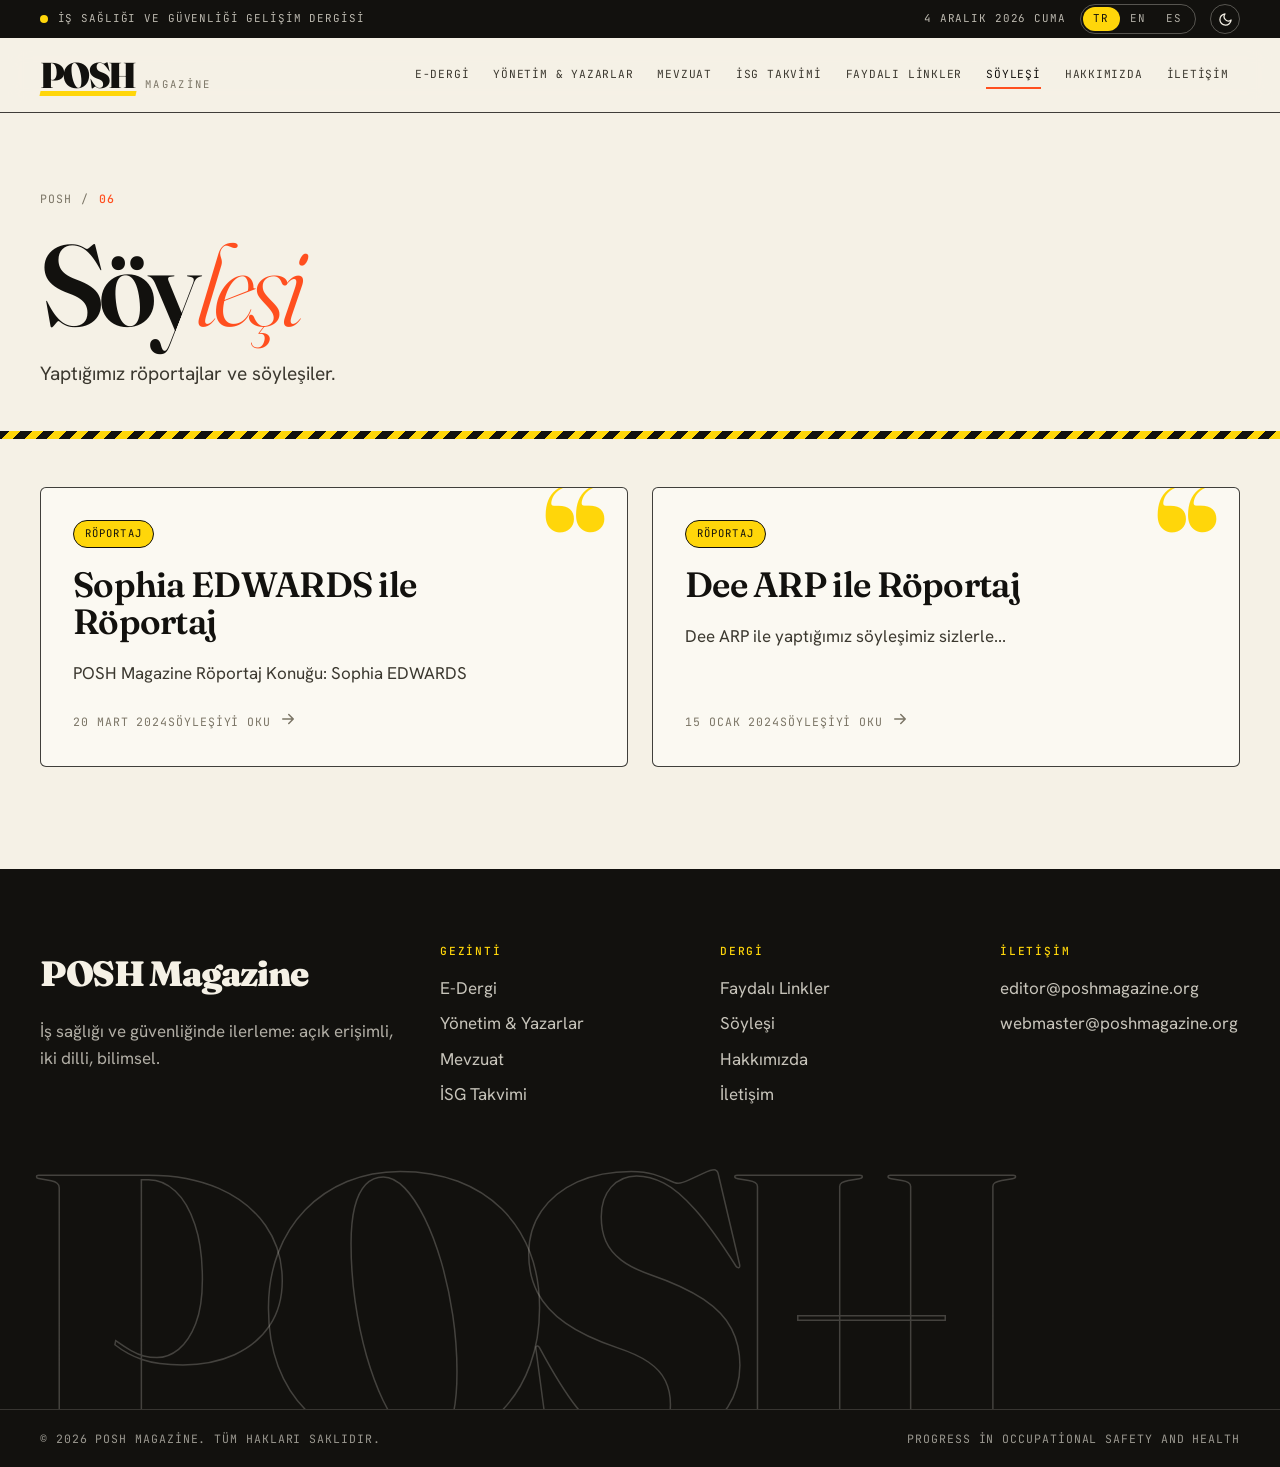
<file: interviews.html>
<!DOCTYPE html>
<html lang="tr">
<head>
  <meta charset="UTF-8">
  <meta name="viewport" content="width=device-width, initial-scale=1.0">
  <title>Söyleşi — POSH Magazine</title>
  <meta name="description" content="POSH Magazine röportaj ve söyleşileri.">
  <meta name="keywords" content="iş sağlığı, güvenlik, occupational safety, health, dergi, magazine, İSG">
  <meta name="author" content="POSH Magazine">
  <meta name="theme-color" content="#ffd60a">
  <link rel="icon" href="data:image/svg+xml,%3Csvg xmlns='http://www.w3.org/2000/svg' viewBox='0 0 32 32'%3E%3Crect width='32' height='32' rx='6' fill='%23ffd60a'/%3E%3Ctext x='16' y='24' font-family='Georgia,serif' font-weight='900' font-size='24' text-anchor='middle' fill='%2312110e'%3EP%3C/text%3E%3C/svg%3E">
  <link rel="preconnect" href="https://fonts.googleapis.com">
  <link rel="preconnect" href="https://fonts.gstatic.com" crossorigin>
  <link href="https://fonts.googleapis.com/css2?family=Fraunces:ital,opsz,wght,SOFT@0,9..144,300..900,0..100;1,9..144,300..900,0..100&family=Hanken+Grotesk:wght@400;500;600;700&family=JetBrains+Mono:wght@400;500&display=swap" rel="stylesheet">
  <link rel="stylesheet" href="style.css">
</head>
<body data-page="interviews">
  <div id="site-header"></div>

  <main id="main">
    <section class="page-hero">
      <div class="wrap">
        <div class="crumb mono"><a href="index.html">POSH</a><span>/</span><b>06</b></div>
        <h1 data-i18n="int_title">Söy<em>leşi</em></h1>
        <p data-i18n="int_sub">Yaptığımız röportajlar ve söyleşiler.</p>
      </div>
      <div class="hazard thin"></div>
    </section>
    <section class="section" style="padding-top:3rem">
      <div class="wrap"><div class="interviews" id="interviewsGrid"></div></div>
    </section>
  </main>

  <footer class="footer" id="site-footer"></footer>
  <script src="app.js"></script>
</body>
</html>
</file>
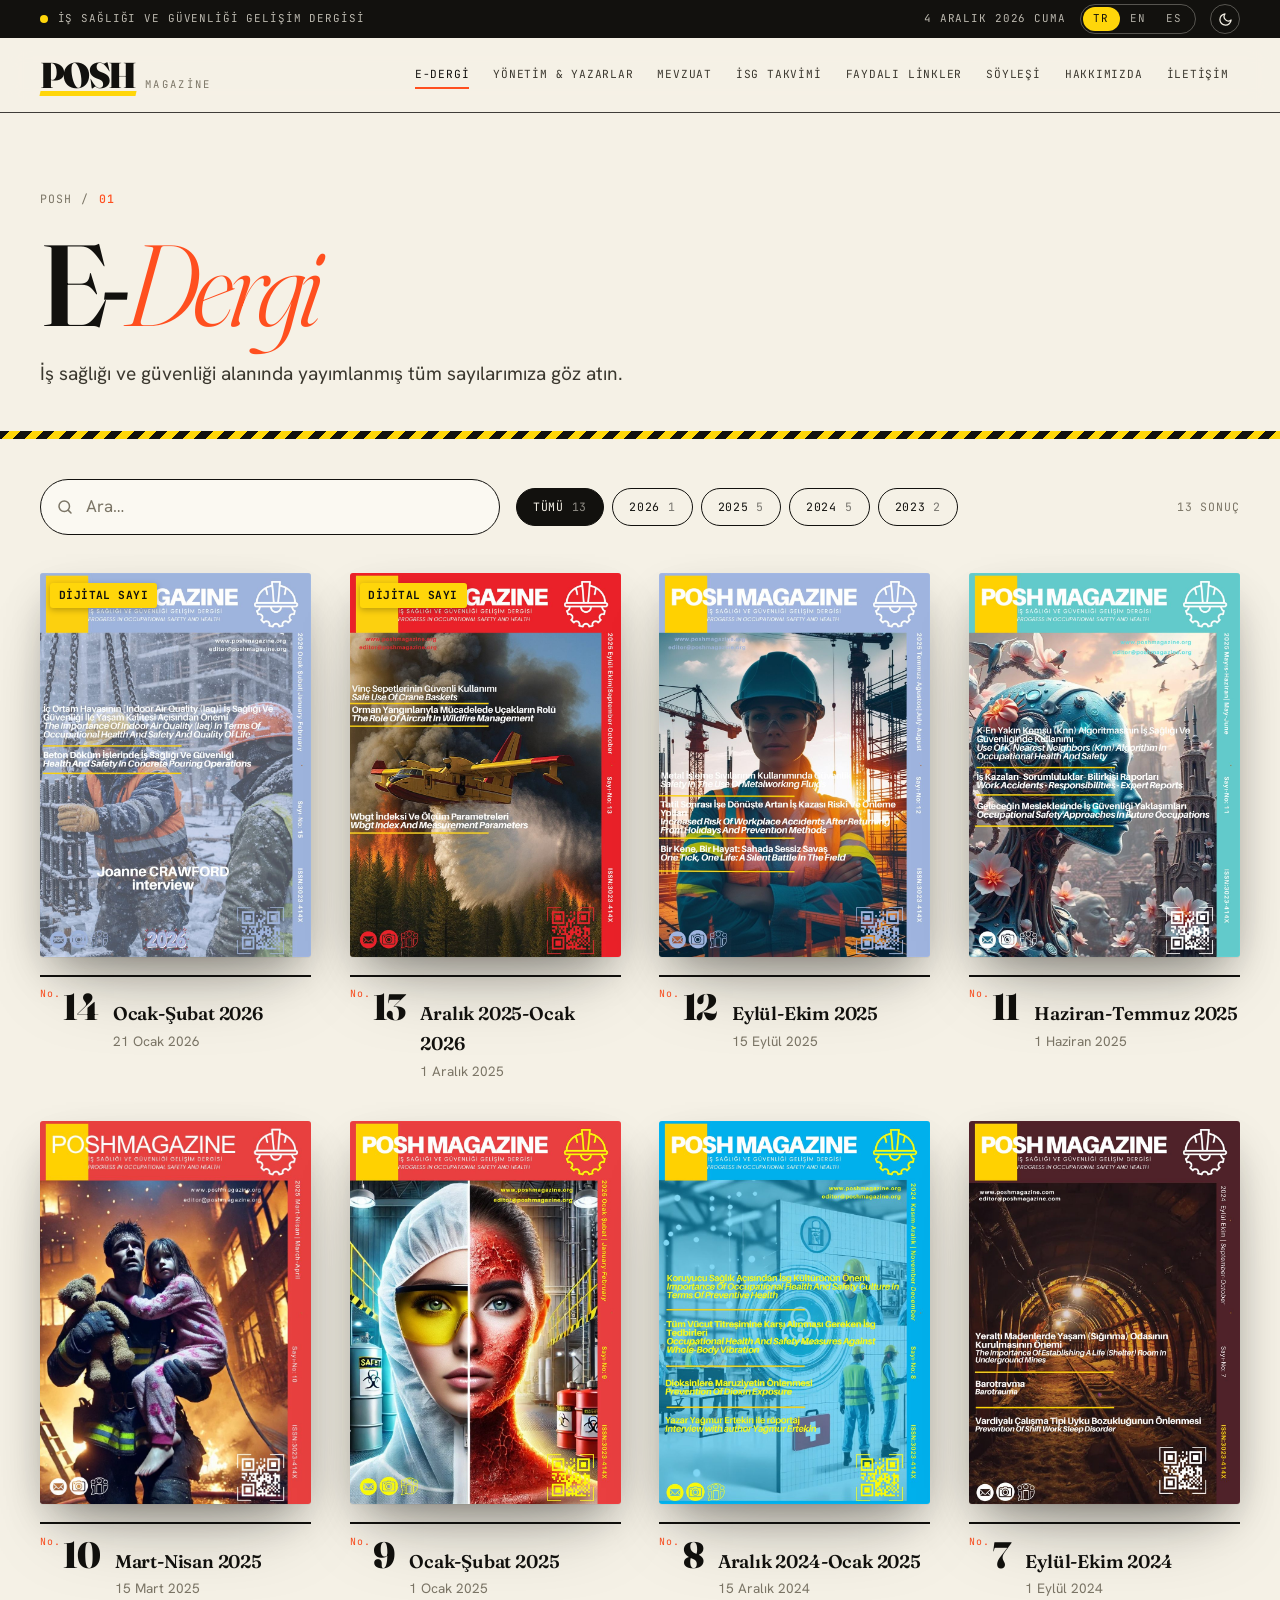
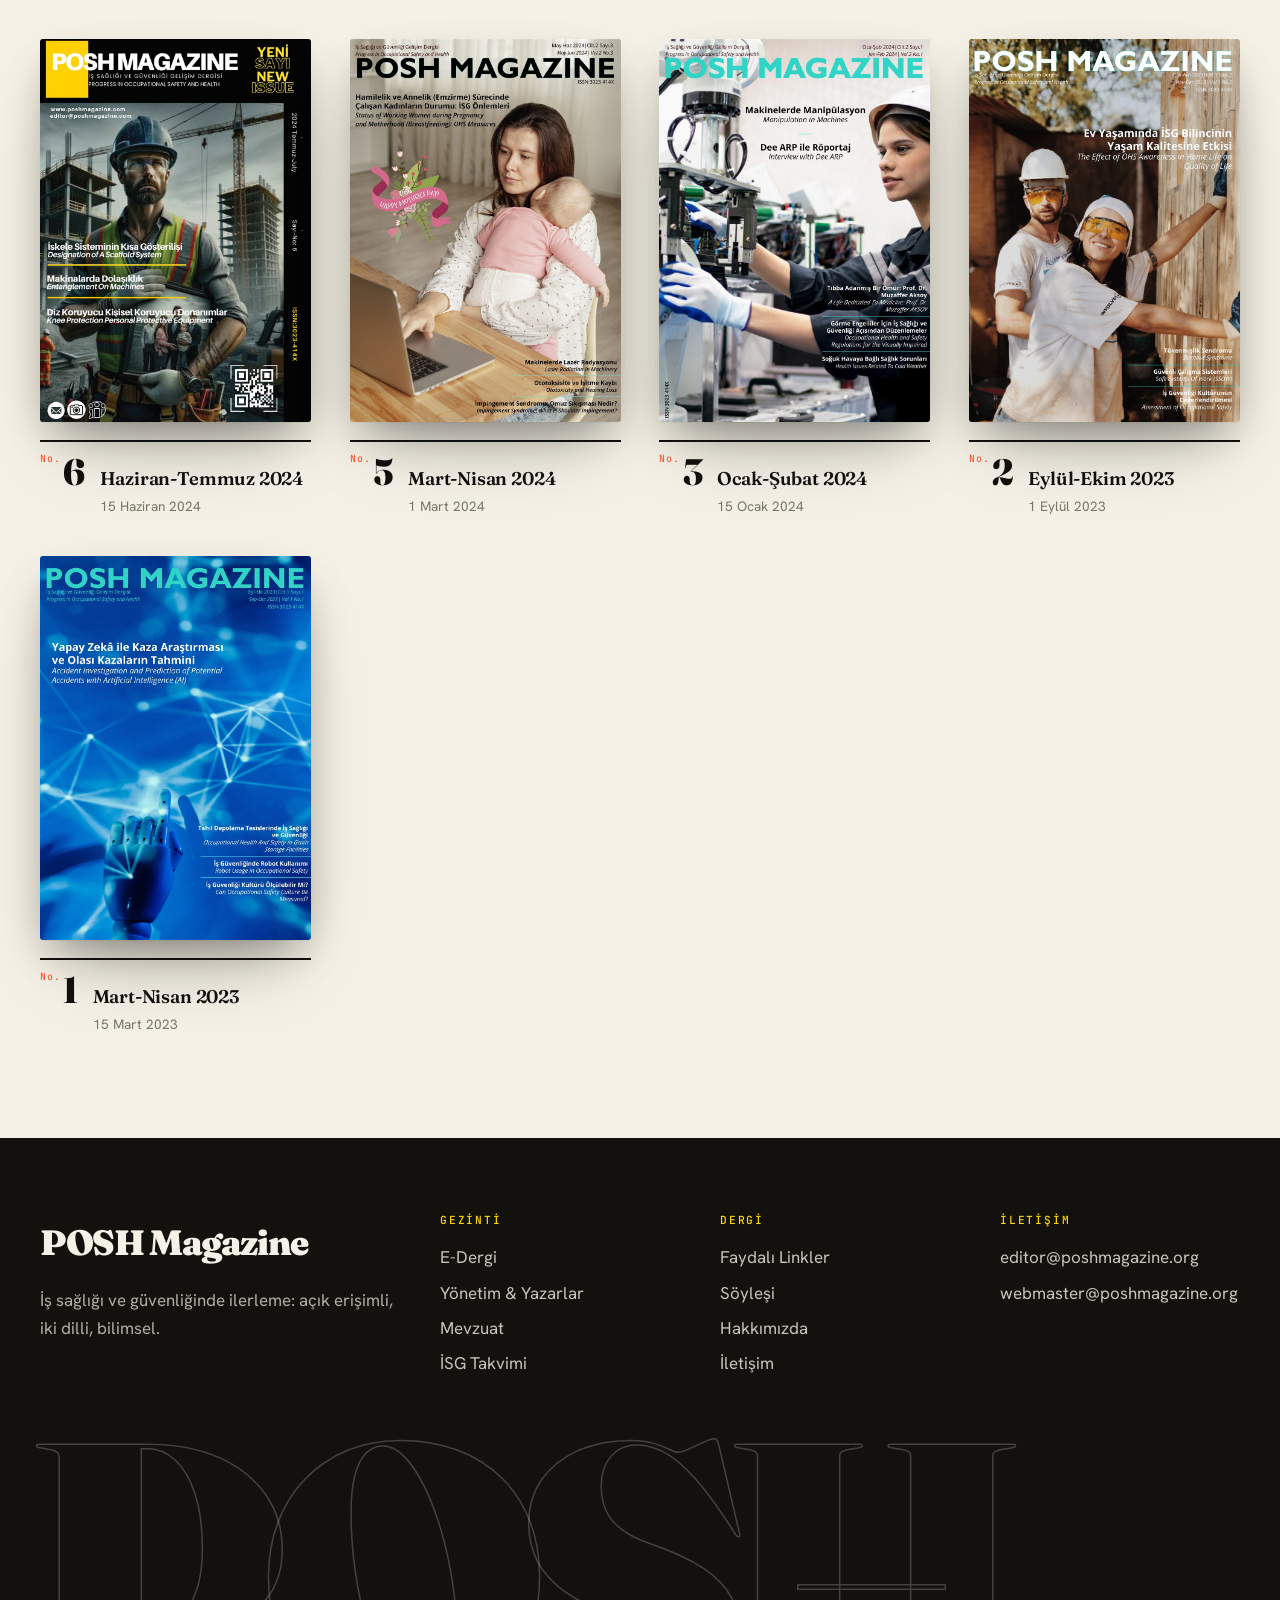
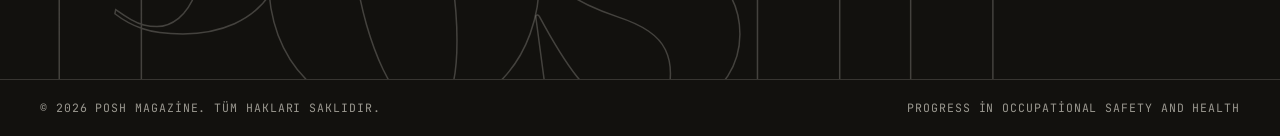
<file: issues.html>
<!DOCTYPE html>
<html lang="tr">
<head>
  <meta charset="UTF-8">
  <meta name="viewport" content="width=device-width, initial-scale=1.0">
  <title>E-Dergi — POSH Magazine</title>
  <meta name="description" content="POSH Magazine tüm sayılar: iş sağlığı ve güvenliği alanında yayımlanmış tüm dergi sayılarını okuyun veya indirin.">
  <meta name="keywords" content="iş sağlığı, güvenlik, occupational safety, health, dergi, magazine, İSG">
  <meta name="author" content="POSH Magazine">
  <meta name="theme-color" content="#ffd60a">
  <link rel="icon" href="data:image/svg+xml,%3Csvg xmlns='http://www.w3.org/2000/svg' viewBox='0 0 32 32'%3E%3Crect width='32' height='32' rx='6' fill='%23ffd60a'/%3E%3Ctext x='16' y='24' font-family='Georgia,serif' font-weight='900' font-size='24' text-anchor='middle' fill='%2312110e'%3EP%3C/text%3E%3C/svg%3E">
  <link rel="preconnect" href="https://fonts.googleapis.com">
  <link rel="preconnect" href="https://fonts.gstatic.com" crossorigin>
  <link href="https://fonts.googleapis.com/css2?family=Fraunces:ital,opsz,wght,SOFT@0,9..144,300..900,0..100;1,9..144,300..900,0..100&family=Hanken+Grotesk:wght@400;500;600;700&family=JetBrains+Mono:wght@400;500&display=swap" rel="stylesheet">
  <link rel="stylesheet" href="style.css">
</head>
<body data-page="issues">
  <div id="site-header"></div>

  <main id="main">
    <section class="page-hero">
      <div class="wrap">
        <div class="crumb mono"><a href="index.html">POSH</a><span>/</span><b>01</b></div>
        <h1 data-i18n="issues_title">E-<em>Dergi</em></h1>
        <p data-i18n="issues_sub">İş sağlığı ve güvenliği alanında yayımlanmış tüm sayılarımıza göz atın.</p>
      </div>
      <div class="hazard thin"></div>
    </section>
    <section class="section" style="padding-top:2.5rem">
      <div class="wrap">
        <div class="toolbar">
          <div class="search">
            <svg viewBox="0 0 24 24" fill="none" stroke="currentColor" stroke-width="2" stroke-linecap="round" aria-hidden="true"><circle cx="11" cy="11" r="7"/><path d="m20 20-3.5-3.5"/></svg>
            <input id="q" type="search" data-i18n-ph="search_ph" placeholder="Ara…" autocomplete="off" aria-label="Ara">
          </div>
          <div class="chips" id="yearChips" role="group" aria-label="Yıl"></div>
          <span class="mono result-count" id="count"></span>
        </div>
        <div class="issues-grid" id="issuesGrid"></div>
      </div>
    </section>
  </main>

  <footer class="footer" id="site-footer"></footer>
  <script src="app.js"></script>
</body>
</html>
</file>
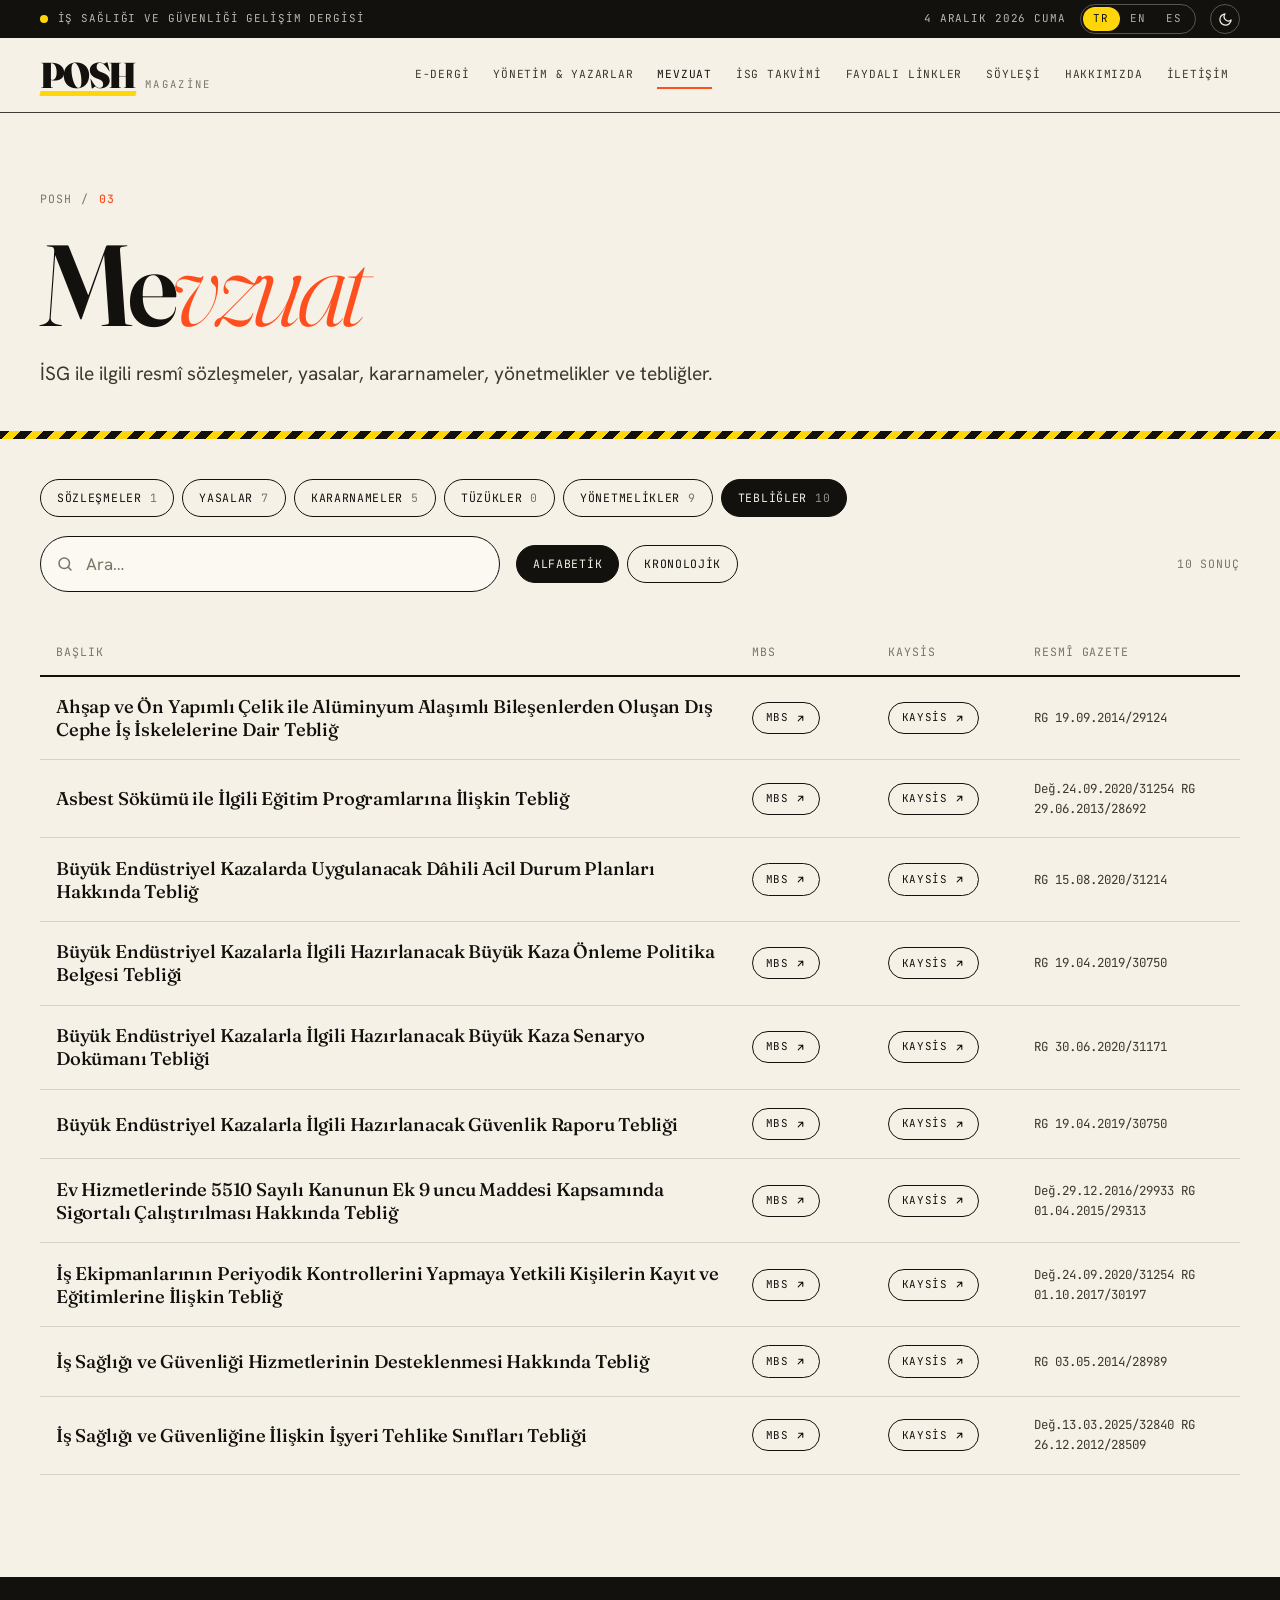
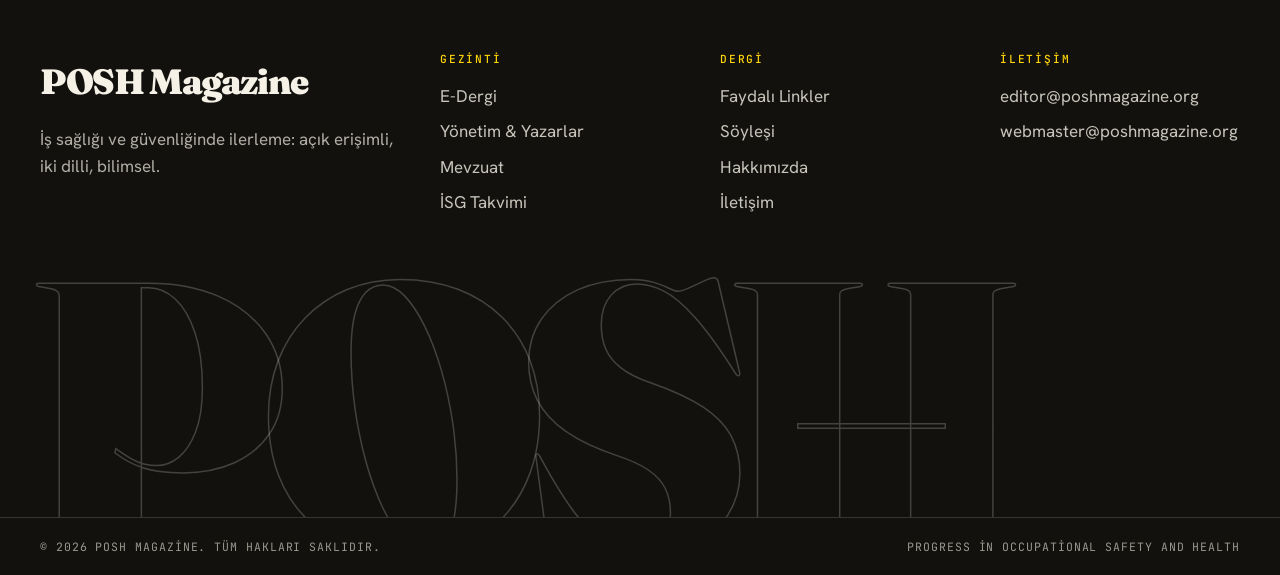
<file: legislation.html>
<!DOCTYPE html>
<html lang="tr">
<head>
  <meta charset="UTF-8">
  <meta name="viewport" content="width=device-width, initial-scale=1.0">
  <title>Mevzuat — POSH Magazine</title>
  <meta name="description" content="İSG ile ilgili sözleşmeler, yasalar, kararnameler, yönetmelikler ve tebliğler.">
  <meta name="keywords" content="iş sağlığı, güvenlik, occupational safety, health, dergi, magazine, İSG">
  <meta name="author" content="POSH Magazine">
  <meta name="theme-color" content="#ffd60a">
  <link rel="icon" href="data:image/svg+xml,%3Csvg xmlns='http://www.w3.org/2000/svg' viewBox='0 0 32 32'%3E%3Crect width='32' height='32' rx='6' fill='%23ffd60a'/%3E%3Ctext x='16' y='24' font-family='Georgia,serif' font-weight='900' font-size='24' text-anchor='middle' fill='%2312110e'%3EP%3C/text%3E%3C/svg%3E">
  <link rel="preconnect" href="https://fonts.googleapis.com">
  <link rel="preconnect" href="https://fonts.gstatic.com" crossorigin>
  <link href="https://fonts.googleapis.com/css2?family=Fraunces:ital,opsz,wght,SOFT@0,9..144,300..900,0..100;1,9..144,300..900,0..100&family=Hanken+Grotesk:wght@400;500;600;700&family=JetBrains+Mono:wght@400;500&display=swap" rel="stylesheet">
  <link rel="stylesheet" href="style.css">
</head>
<body data-page="legislation">
  <div id="site-header"></div>

  <main id="main">
    <section class="page-hero">
      <div class="wrap">
        <div class="crumb mono"><a href="index.html">POSH</a><span>/</span><b>03</b></div>
        <h1 data-i18n="leg_title">Me<em>vzuat</em></h1>
        <p data-i18n="leg_sub">İSG ile ilgili resmî sözleşmeler, yasalar, kararnameler, yönetmelikler ve tebliğler.</p>
      </div>
      <div class="hazard thin"></div>
    </section>
    <section class="section" style="padding-top:2.5rem">
      <div class="wrap">
        <div class="toolbar" style="margin-bottom:1.2rem"><div class="chips" id="legTabs" role="tablist"></div></div>
        <div class="toolbar">
          <div class="search">
            <svg viewBox="0 0 24 24" fill="none" stroke="currentColor" stroke-width="2" stroke-linecap="round" aria-hidden="true"><circle cx="11" cy="11" r="7"/><path d="m20 20-3.5-3.5"/></svg>
            <input id="q" type="search" data-i18n-ph="search_ph" placeholder="Ara…" autocomplete="off" aria-label="Ara">
          </div>
          <div class="chips" id="legSort" role="group"></div>
          <span class="mono result-count" id="count"></span>
        </div>
        <div class="leg-head mono" id="legHead"></div>
        <div id="legRows"></div>
      </div>
    </section>
  </main>

  <footer class="footer" id="site-footer"></footer>
  <script src="app.js"></script>
</body>
</html>
</file>
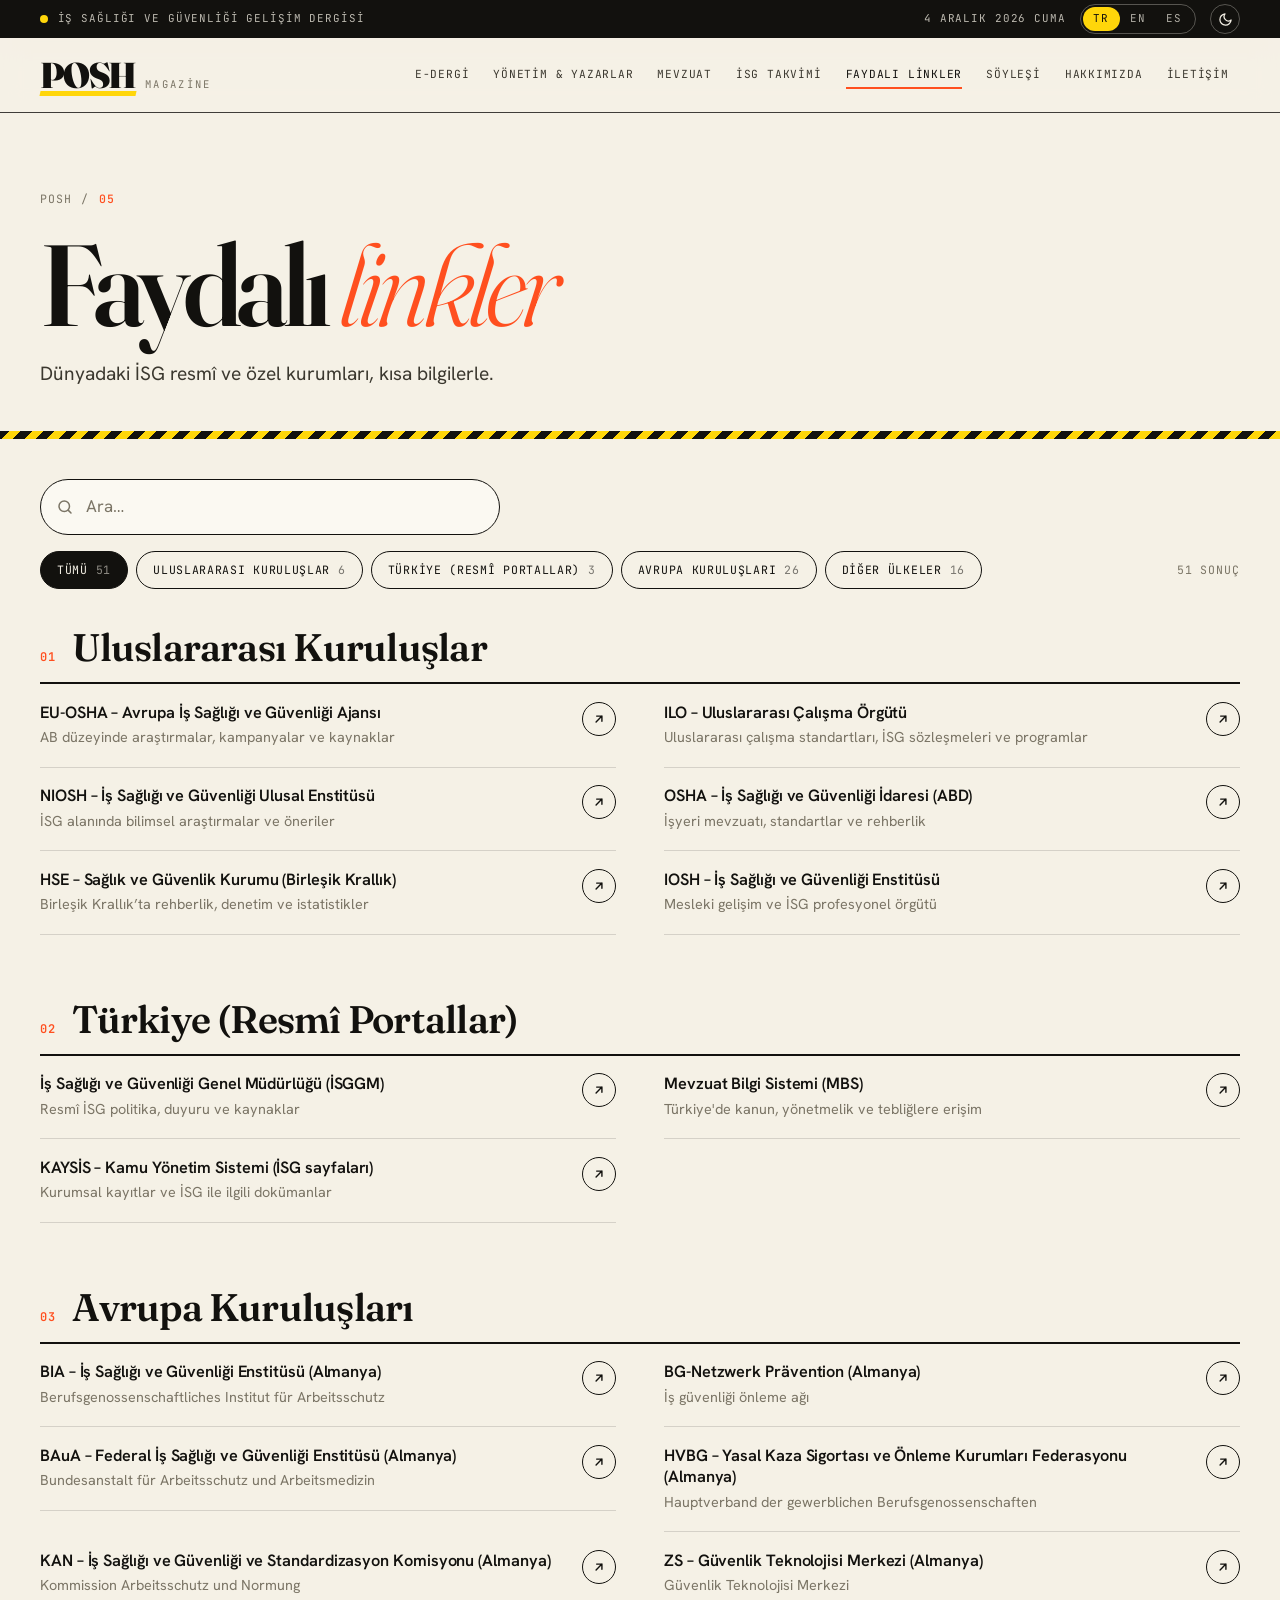
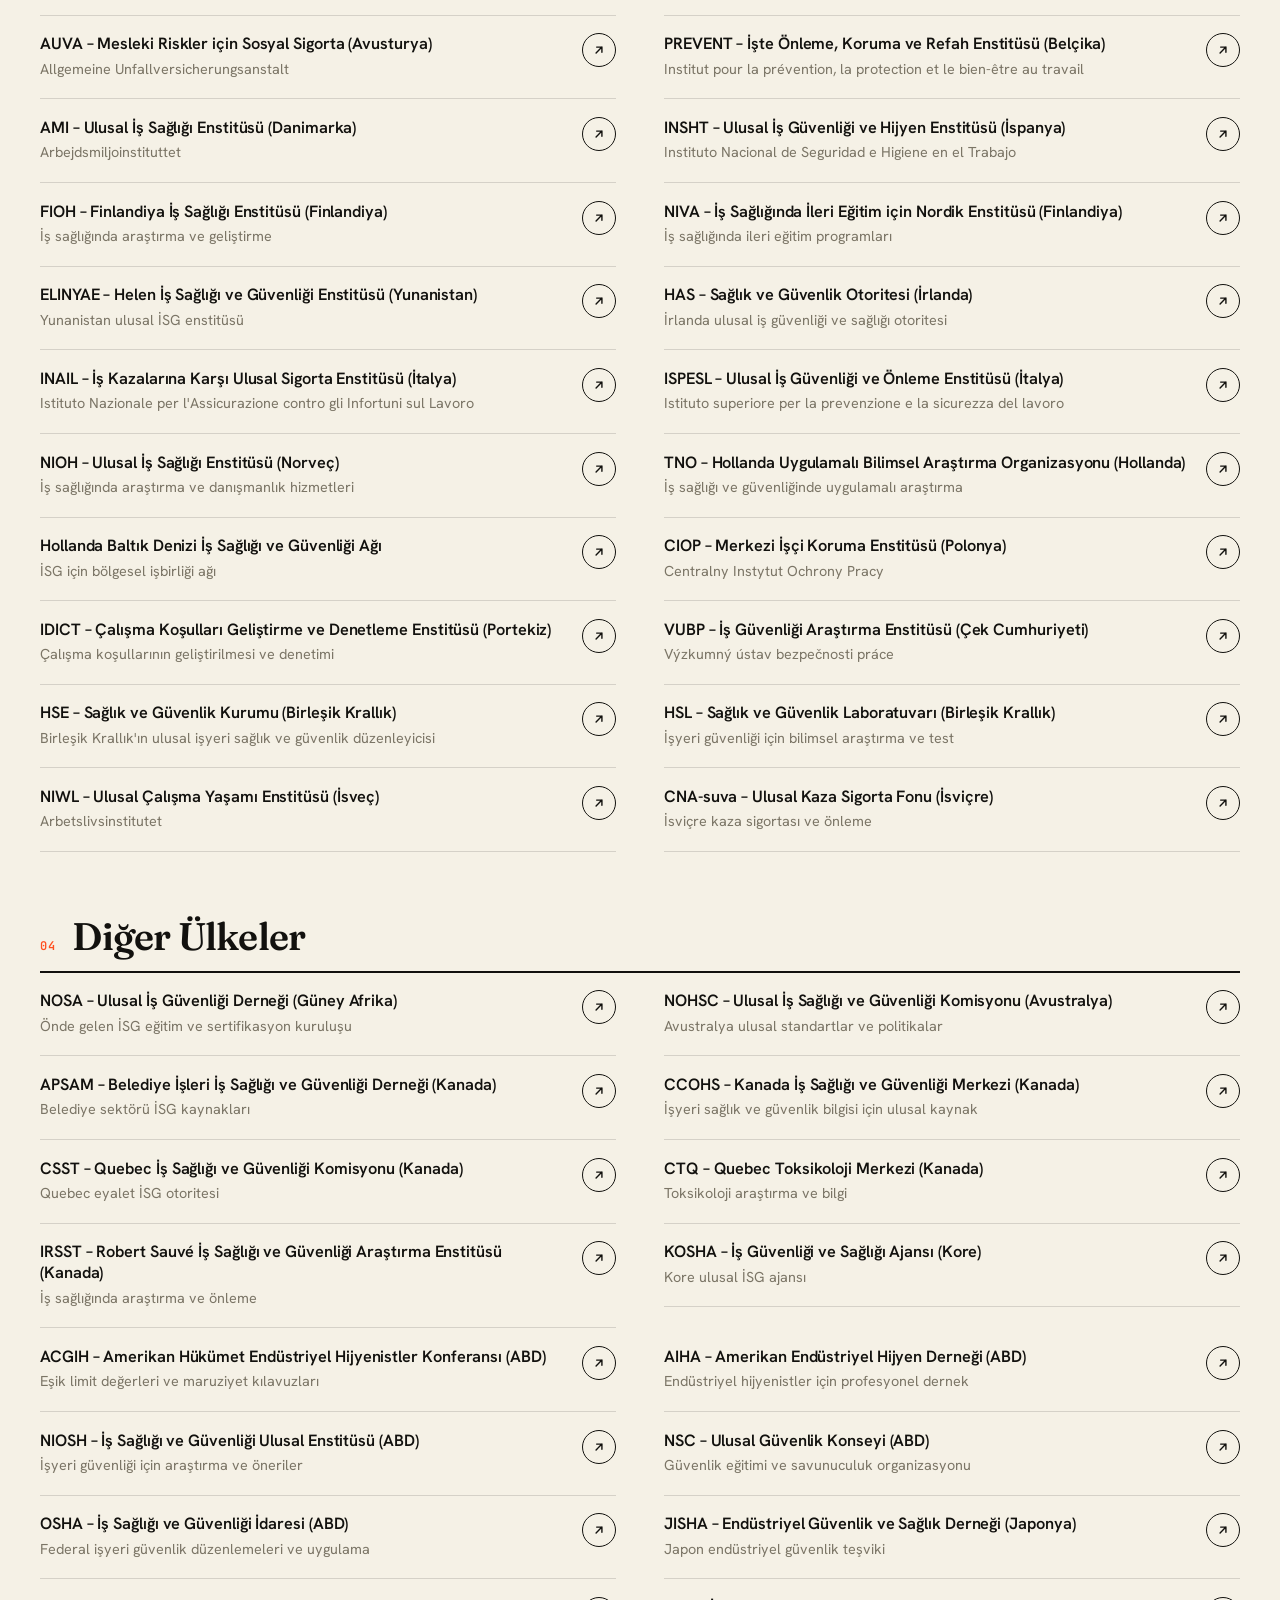
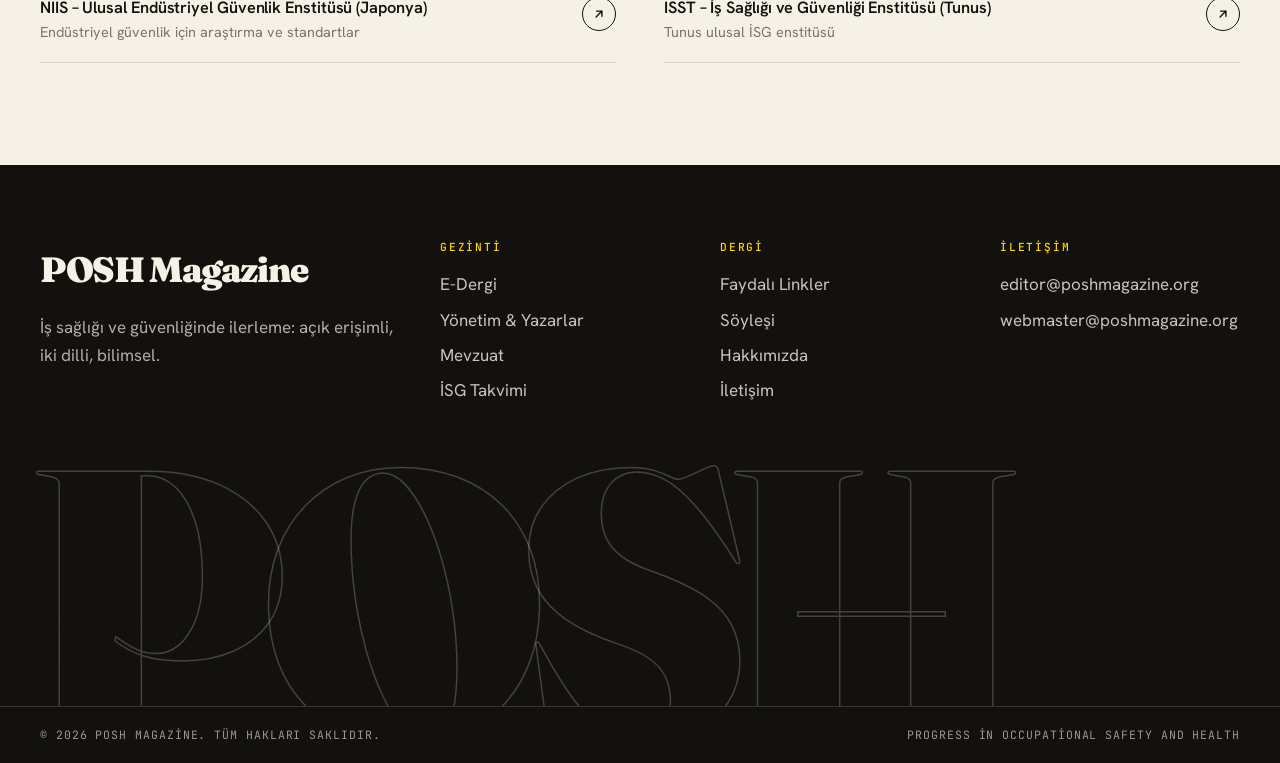
<file: links.html>
<!DOCTYPE html>
<html lang="tr">
<head>
  <meta charset="UTF-8">
  <meta name="viewport" content="width=device-width, initial-scale=1.0">
  <title>İSG Faydalı Linkler — POSH Magazine</title>
  <meta name="description" content="Dünyadaki resmî ve özel İSG kurumları: ILO, EU-OSHA, NIOSH, OSHA, HSE ve daha fazlası.">
  <meta name="keywords" content="iş sağlığı, güvenlik, occupational safety, health, dergi, magazine, İSG">
  <meta name="author" content="POSH Magazine">
  <meta name="theme-color" content="#ffd60a">
  <link rel="icon" href="data:image/svg+xml,%3Csvg xmlns='http://www.w3.org/2000/svg' viewBox='0 0 32 32'%3E%3Crect width='32' height='32' rx='6' fill='%23ffd60a'/%3E%3Ctext x='16' y='24' font-family='Georgia,serif' font-weight='900' font-size='24' text-anchor='middle' fill='%2312110e'%3EP%3C/text%3E%3C/svg%3E">
  <link rel="preconnect" href="https://fonts.googleapis.com">
  <link rel="preconnect" href="https://fonts.gstatic.com" crossorigin>
  <link href="https://fonts.googleapis.com/css2?family=Fraunces:ital,opsz,wght,SOFT@0,9..144,300..900,0..100;1,9..144,300..900,0..100&family=Hanken+Grotesk:wght@400;500;600;700&family=JetBrains+Mono:wght@400;500&display=swap" rel="stylesheet">
  <link rel="stylesheet" href="style.css">
</head>
<body data-page="links">
  <div id="site-header"></div>

  <main id="main">
    <section class="page-hero">
      <div class="wrap">
        <div class="crumb mono"><a href="index.html">POSH</a><span>/</span><b>05</b></div>
        <h1 data-i18n="links_title">Faydalı <em>linkler</em></h1>
        <p data-i18n="links_sub">Dünyadaki İSG resmî ve özel kurumları, kısa bilgilerle.</p>
      </div>
      <div class="hazard thin"></div>
    </section>
    <section class="section" style="padding-top:2.5rem">
      <div class="wrap">
        <div class="toolbar">
          <div class="search">
            <svg viewBox="0 0 24 24" fill="none" stroke="currentColor" stroke-width="2" stroke-linecap="round" aria-hidden="true"><circle cx="11" cy="11" r="7"/><path d="m20 20-3.5-3.5"/></svg>
            <input id="q" type="search" data-i18n-ph="search_ph" placeholder="Ara…" autocomplete="off" aria-label="Ara">
          </div>
          <div class="chips" id="linkChips" role="group"></div>
          <span class="mono result-count" id="count"></span>
        </div>
        <div id="linkGroups"></div>
      </div>
    </section>
  </main>

  <footer class="footer" id="site-footer"></footer>
  <script src="app.js"></script>
</body>
</html>
</file>
<file: style.css>
/* ==========================================================================
   POSH Magazine — Design System
   Editorial / print-inspired. Warm paper, ink black, hi-vis safety yellow.
   ========================================================================== */

:root {
  --paper: #f5f1e6;
  --paper-2: #ece6d4;
  --paper-3: #e1dac4;
  --card: #fbf9f2;
  --ink: #12110e;
  --ink-2: #3b382f;
  --muted: #7b7566;
  --line: rgba(18, 17, 14, .14);
  --line-strong: rgba(18, 17, 14, .8);

  --yellow: #ffd60a;
  --yellow-ink: #12110e;
  --orange: #ff4f1f;
  --green: #1f7a4d;

  /* fixed colors that never flip in dark mode */
  --fixed-ink: #12110e;
  --fixed-paper: #f5f1e6;

  --font-display: "Fraunces", "Iowan Old Style", Georgia, serif;
  --font-body: "Hanken Grotesk", system-ui, -apple-system, "Segoe UI", sans-serif;
  --font-mono: "JetBrains Mono", ui-monospace, "SF Mono", Menlo, monospace;

  --wrap: 1240px;
  --gutter: clamp(1.1rem, 4vw, 2.5rem);
  --radius: 6px;
  --shadow-cover: 0 1px 0 rgba(0,0,0,.04), 0 18px 40px -12px rgba(18,17,14,.35), 0 40px 80px -30px rgba(18,17,14,.35);
  --ease: cubic-bezier(.22, .8, .24, 1);
}

[data-theme="dark"] {
  --paper: #0e0e0c;
  --paper-2: #171613;
  --paper-3: #201f1b;
  --card: #151411;
  --ink: #f3efe3;
  --ink-2: #cfc9b8;
  --muted: #8d8878;
  --line: rgba(243, 239, 227, .14);
  --line-strong: rgba(243, 239, 227, .85);
  --shadow-cover: 0 1px 0 rgba(255,255,255,.04), 0 18px 40px -12px rgba(0,0,0,.7), 0 40px 80px -30px rgba(0,0,0,.7);
}

/* ---------- Reset ---------- */
*, *::before, *::after { box-sizing: border-box; }
html { -webkit-text-size-adjust: 100%; scroll-behavior: smooth; scroll-padding-top: 90px; }
body {
  margin: 0;
  background: var(--paper);
  color: var(--ink);
  font-family: var(--font-body);
  font-size: 1.0625rem;
  line-height: 1.6;
  -webkit-font-smoothing: antialiased;
  text-rendering: optimizeLegibility;
  transition: background-color .35s var(--ease), color .35s var(--ease);
}
img { max-width: 100%; display: block; }
a { color: inherit; text-decoration: none; }
button { font: inherit; color: inherit; background: none; border: 0; cursor: pointer; padding: 0; }
h1, h2, h3, h4 { margin: 0; font-family: var(--font-display); font-weight: 600; line-height: 1.05; letter-spacing: -.02em; }
p { margin: 0; }
ul { margin: 0; padding: 0; list-style: none; }
::selection { background: var(--yellow); color: var(--fixed-ink); }
:focus-visible { outline: 3px solid var(--orange); outline-offset: 3px; border-radius: 3px; }

.wrap { width: min(100% - var(--gutter) * 2, var(--wrap)); margin-inline: auto; }
.mono { font-family: var(--font-mono); font-size: .72rem; letter-spacing: .08em; text-transform: uppercase; }
.skip { position: absolute; left: -999px; top: 0; background: var(--yellow); color: var(--fixed-ink); padding: .6rem 1rem; z-index: 200; }
.skip:focus { left: 1rem; top: 1rem; }
.sr-only { position: absolute; width: 1px; height: 1px; overflow: hidden; clip: rect(0 0 0 0); white-space: nowrap; }

/* ---------- Hazard stripe motif ---------- */
.hazard {
  height: 14px;
  background: repeating-linear-gradient(-45deg, var(--yellow) 0 14px, var(--fixed-ink) 14px 28px);
}
.hazard.thin { height: 8px; background: repeating-linear-gradient(-45deg, var(--yellow) 0 8px, var(--fixed-ink) 8px 16px); }

/* ---------- Top bar ---------- */
.topbar { background: var(--fixed-ink); color: var(--fixed-paper); }
.topbar .wrap { display: flex; align-items: center; justify-content: space-between; gap: 1rem; min-height: 38px; }
.topbar .mono { color: rgba(245, 241, 230, .75); font-size: .68rem; }
.topbar-left { display: flex; align-items: center; gap: .6rem; }
.pulse { width: 8px; height: 8px; border-radius: 50%; background: var(--yellow); box-shadow: 0 0 0 0 rgba(255,214,10,.6); animation: pulse 2.2s infinite; flex: none; }
@keyframes pulse { 70% { box-shadow: 0 0 0 9px rgba(255,214,10,0); } 100% { box-shadow: 0 0 0 0 rgba(255,214,10,0); } }
.topbar-right { display: flex; align-items: center; gap: .9rem; }
.topbar-date { display: none; }
@media (min-width: 720px) { .topbar-date { display: inline; } }

.seg { display: inline-flex; border: 1px solid rgba(245, 241, 230, .3); border-radius: 99px; padding: 2px; }
.seg button { font-family: var(--font-mono); font-size: .68rem; letter-spacing: .08em; padding: .2rem .65rem; border-radius: 99px; color: rgba(245, 241, 230, .7); transition: all .2s; }
.seg button[aria-pressed="true"] { background: var(--yellow); color: var(--fixed-ink); }
.icon-btn { width: 30px; height: 30px; display: grid; place-items: center; border-radius: 50%; border: 1px solid rgba(245, 241, 230, .3); color: var(--fixed-paper); transition: all .2s; }
.icon-btn:hover { background: var(--yellow); color: var(--fixed-ink); border-color: var(--yellow); }
.icon-btn svg { width: 15px; height: 15px; }

/* ---------- Header ---------- */
.header {
  position: sticky; top: 0; z-index: 60;
  background: color-mix(in srgb, var(--paper) 88%, transparent);
  backdrop-filter: saturate(1.4) blur(14px);
  -webkit-backdrop-filter: saturate(1.4) blur(14px);
  border-bottom: 1px solid var(--line-strong);
}
.header-row { display: flex; align-items: center; justify-content: space-between; gap: 1.5rem; height: 74px; }
.brand { display: flex; align-items: baseline; gap: .6rem; line-height: 1; }
.brand-word { font-family: var(--font-display); font-weight: 900; font-size: 2.25rem; letter-spacing: -.045em; font-variation-settings: "opsz" 144; position: relative; }
.brand-word::after { content: ""; position: absolute; left: 0; right: 0; bottom: -.08em; height: .14em; background: var(--yellow); z-index: -1; transform: skewX(-12deg); }
.brand-sub { font-family: var(--font-mono); font-size: .66rem; letter-spacing: .22em; text-transform: uppercase; color: var(--muted); }

.nav { display: none; align-items: center; gap: .1rem; }
.nav a {
  position: relative; font-family: var(--font-mono); font-size: .7rem; letter-spacing: .07em; text-transform: uppercase;
  padding: .55rem .7rem; color: var(--ink-2); transition: color .2s;
}
.nav a::after { content: ""; position: absolute; left: .7rem; right: .7rem; bottom: .25rem; height: 2px; background: var(--orange); transform: scaleX(0); transform-origin: left; transition: transform .3s var(--ease); }
.nav a:hover, .nav a[aria-current="page"] { color: var(--ink); }
.nav a:hover::after, .nav a[aria-current="page"]::after { transform: scaleX(1); }
@media (min-width: 1140px) { .nav { display: flex; } .burger { display: none !important; } }

.burger { width: 44px; height: 44px; display: grid; place-content: center; gap: 6px; border: 1px solid var(--line-strong); border-radius: 50%; }
.burger span { display: block; width: 18px; height: 2px; background: var(--ink); transition: transform .3s var(--ease), opacity .2s; }
.burger[aria-expanded="true"] span:nth-child(1) { transform: translateY(8px) rotate(45deg); }
.burger[aria-expanded="true"] span:nth-child(2) { opacity: 0; }
.burger[aria-expanded="true"] span:nth-child(3) { transform: translateY(-8px) rotate(-45deg); }

.drawer {
  position: fixed; inset: 0; z-index: 55; background: var(--paper); padding: 150px var(--gutter) 2rem;
  display: flex; flex-direction: column; gap: .2rem; overflow-y: auto;
  transform: translateY(-100%); visibility: hidden; transition: transform .5s var(--ease), visibility .5s;
}
.drawer.open { transform: none; visibility: visible; }
.drawer a { font-family: var(--font-display); font-size: clamp(1.9rem, 7vw, 2.8rem); font-weight: 600; letter-spacing: -.03em; padding: .35rem 0; border-bottom: 1px solid var(--line); display: flex; justify-content: space-between; align-items: baseline; }
.drawer a small { font-family: var(--font-mono); font-size: .7rem; color: var(--muted); letter-spacing: .1em; }
.drawer a[aria-current="page"] { color: var(--orange); }
@media (min-width: 1140px) { .drawer { display: none; } }

/* ---------- Buttons ---------- */
.btn {
  display: inline-flex; align-items: center; gap: .7rem;
  font-family: var(--font-mono); font-size: .78rem; letter-spacing: .08em; text-transform: uppercase; font-weight: 500;
  padding: .95rem 1.4rem; border: 1.5px solid var(--ink); border-radius: 99px;
  background: var(--ink); color: var(--paper);
  transition: transform .25s var(--ease), background .25s, color .25s, box-shadow .25s;
}
.btn svg { width: 16px; height: 16px; transition: transform .3s var(--ease); }
.btn:hover { transform: translateY(-2px); box-shadow: 4px 4px 0 var(--orange); }
.btn:hover svg { transform: translateX(4px); }
.btn.yellow { background: var(--yellow); color: var(--fixed-ink); border-color: var(--fixed-ink); }
.btn.ghost { background: transparent; color: var(--ink); }
.btn.sm { padding: .55rem 1rem; font-size: .7rem; }
.btn[disabled], .btn.disabled { opacity: .4; pointer-events: none; }

/* ---------- Typographic bits ---------- */
.eyebrow { display: inline-flex; align-items: center; gap: .7rem; font-family: var(--font-mono); font-size: .74rem; letter-spacing: .14em; text-transform: uppercase; color: var(--ink-2); }
.eyebrow::before { content: ""; width: 28px; height: 2px; background: var(--orange); }
em { font-style: italic; font-weight: 400; }

/* ---------- Hero ---------- */
.hero { position: relative; padding: clamp(2.5rem, 6vw, 5rem) 0 clamp(3rem, 6vw, 5rem); overflow: hidden; }
.hero-grid { display: grid; gap: 3rem; align-items: center; }
@media (min-width: 960px) { .hero-grid { grid-template-columns: 1.15fr .85fr; gap: 4rem; } }
.hero h1 { font-size: clamp(2.9rem, 8.2vw, 7rem); font-weight: 600; letter-spacing: -.045em; line-height: .96; margin: 1.4rem 0 1.6rem; font-variation-settings: "opsz" 144; }
.hero h1 em { color: var(--orange); font-weight: 300; font-variation-settings: "opsz" 144, "SOFT" 100; }
.hero p.lead { font-size: clamp(1.1rem, 1.6vw, 1.3rem); color: var(--ink-2); max-width: 34em; }
.hero-cta { display: flex; flex-wrap: wrap; gap: .9rem; margin-top: 2.2rem; }

.hero-cover { position: relative; justify-self: center; width: min(100%, 440px); perspective: 1200px; }
.hero-cover .sheet {
  position: relative; display: block; border-radius: 3px; overflow: hidden; box-shadow: var(--shadow-cover);
  transform: rotate(3deg); transition: transform .6s var(--ease);
  aspect-ratio: 1 / 1.414; background: var(--paper-2);
}
.hero-cover .sheet img { width: 100%; height: 100%; object-fit: cover; }
.hero-cover:hover .sheet { transform: rotate(0deg) scale(1.02); }
.hero-cover::before { content: ""; position: absolute; inset: 6% -6% -5% 8%; background: var(--yellow); z-index: -1; transform: rotate(-4deg); border-radius: 3px; }
.stamp {
  position: absolute; z-index: 3; left: -34px; bottom: 12%;
  width: 118px; height: 118px; border-radius: 50%; background: var(--orange); color: #fff;
  display: grid; place-content: center; text-align: center; transform: rotate(-12deg);
  font-family: var(--font-mono); font-size: .62rem; letter-spacing: .12em; text-transform: uppercase; line-height: 1.25;
  box-shadow: 0 10px 30px -8px rgba(255, 79, 31, .6);
  animation: wobble 6s ease-in-out infinite;
}
.stamp b { display: block; font-family: var(--font-display); font-size: 2.4rem; letter-spacing: -.04em; line-height: 1; margin: .1rem 0; font-weight: 800; }
@keyframes wobble { 0%, 100% { transform: rotate(-12deg); } 50% { transform: rotate(-6deg) scale(1.04); } }
@media (max-width: 520px) { .stamp { left: -6px; width: 96px; height: 96px; } .stamp b { font-size: 1.9rem; } }

/* ---------- Ticker ---------- */
.ticker { background: var(--yellow); color: var(--fixed-ink); border-block: 2px solid var(--fixed-ink); overflow: hidden; }
.ticker-track { display: flex; width: max-content; animation: tick 38s linear infinite; }
.ticker:hover .ticker-track { animation-play-state: paused; }
.ticker span { font-family: var(--font-display); font-size: clamp(1.2rem, 2.4vw, 1.7rem); font-weight: 700; letter-spacing: -.02em; padding: .7rem 1.6rem; white-space: nowrap; display: inline-flex; align-items: center; gap: 3.2rem; }
.ticker span::after { content: "✱"; font-size: 1rem; color: var(--orange); }
@keyframes tick { to { transform: translateX(-50%); } }

/* ---------- Stats ---------- */
.stats { display: grid; grid-template-columns: repeat(2, 1fr); border-bottom: 1px solid var(--line-strong); }
@media (min-width: 800px) { .stats { grid-template-columns: repeat(4, 1fr); } }
.stat { padding: 2rem 1.2rem; border-right: 1px solid var(--line); }
.stat:nth-child(2n) { border-right: 0; }
@media (min-width: 800px) { .stat:nth-child(2n) { border-right: 1px solid var(--line); } .stat:last-child { border-right: 0; } }
.stat b { display: flex; align-items: flex-end; min-height: clamp(2.6rem, 5vw, 4rem); font-family: var(--font-display); font-size: clamp(2.6rem, 5vw, 4rem); font-weight: 700; letter-spacing: -.05em; line-height: 1; font-variation-settings: "opsz" 144; color: var(--ink); }
.stat-lang { display: inline-block; white-space: nowrap; font-size: clamp(1.5rem, 2.6vw, 2.35rem); letter-spacing: -.02em; color: var(--ink); line-height: 1.15; }
.stat > span { display: block; margin-top: .5rem; color: var(--muted); }

/* ---------- Sections ---------- */
.section { padding: clamp(3.5rem, 8vw, 6.5rem) 0; }
.section.alt { background: var(--paper-2); }
.section-head { display: flex; flex-wrap: wrap; align-items: end; justify-content: space-between; gap: 1.5rem; margin-bottom: clamp(2rem, 4vw, 3.2rem); }
.section-head h2 { font-size: clamp(2.2rem, 5vw, 4rem); font-variation-settings: "opsz" 144; margin-top: .9rem; }
.section-head h2 em { color: var(--orange); }
.section-head p { max-width: 32em; color: var(--ink-2); margin-top: .8rem; }

/* ---------- Issue cards ---------- */
.issues-grid { display: grid; gap: clamp(1.5rem, 3vw, 2.4rem); grid-template-columns: repeat(auto-fill, minmax(min(100%, 250px), 1fr)); }
.issues-grid.three { grid-template-columns: repeat(auto-fill, minmax(min(100%, 300px), 1fr)); }
.issue { display: flex; flex-direction: column; gap: 1.1rem; text-align: left; }
.issue-cover { position: relative; display: block; width: 100%; aspect-ratio: 1 / 1.414; overflow: hidden; border-radius: 3px; box-shadow: var(--shadow-cover); background: var(--paper-3); transition: transform .5s var(--ease), box-shadow .5s; cursor: pointer; }
.issue-cover img { width: 100%; height: 100%; object-fit: cover; transition: transform .8s var(--ease); }
.issue-cover::after { content: attr(data-cta); position: absolute; inset: auto 0 0 0; padding: 2.4rem 1rem 1rem; background: linear-gradient(transparent, rgba(0,0,0,.78)); color: #fff; font-family: var(--font-mono); font-size: .72rem; letter-spacing: .12em; text-transform: uppercase; opacity: 0; transform: translateY(10px); transition: all .35s var(--ease); }
.issue:hover .issue-cover { transform: translateY(-8px) rotate(-.8deg); }
.issue:hover .issue-cover img { transform: scale(1.04); }
.issue:hover .issue-cover::after { opacity: 1; transform: none; }
.issue-meta { display: grid; grid-template-columns: auto 1fr; gap: .15rem 1rem; align-items: baseline; border-top: 2px solid var(--ink); padding-top: .8rem; }
.issue-no { font-family: var(--font-display); font-size: 2.3rem; font-weight: 800; letter-spacing: -.05em; line-height: 1; grid-row: span 2; font-variation-settings: "opsz" 144; }
.issue-no small { font-family: var(--font-mono); font-size: .62rem; letter-spacing: .1em; font-weight: 400; vertical-align: top; margin-right: .15rem; color: var(--orange); }
.issue-title { font-family: var(--font-display); font-size: 1.15rem; font-weight: 600; letter-spacing: -.01em; }
.issue-date { color: var(--muted); font-size: .85rem; }

/* ---------- Mission (dark band) ---------- */
.mission { background: var(--fixed-ink); color: var(--fixed-paper); position: relative; overflow: hidden; }
.mission .wrap { padding-block: clamp(4rem, 9vw, 8rem); position: relative; }
.mission blockquote { margin: 1.5rem 0 2.2rem; font-family: var(--font-display); font-size: clamp(2.4rem, 7vw, 6rem); line-height: 1; letter-spacing: -.04em; font-weight: 500; font-variation-settings: "opsz" 144; max-width: 14em; }
.mission blockquote mark { background: var(--yellow); color: var(--fixed-ink); padding: 0 .12em; box-decoration-break: clone; -webkit-box-decoration-break: clone; }
.mission p { max-width: 40em; color: rgba(245, 241, 230, .75); font-size: 1.15rem; }
.mission .eyebrow { color: rgba(245, 241, 230, .75); }
.mission .hazard { position: absolute; left: 0; right: 0; bottom: 0; }
.mission .big-num { position: absolute; right: -2%; top: 50%; transform: translateY(-50%); font-family: var(--font-display); font-weight: 900; font-size: clamp(14rem, 40vw, 34rem); line-height: .8; color: transparent; -webkit-text-stroke: 1px rgba(245, 241, 230, .12); user-select: none; pointer-events: none; letter-spacing: -.08em; }

/* ---------- Tiles ---------- */
.tiles { display: grid; gap: 1px; background: var(--line-strong); border: 1px solid var(--line-strong); grid-template-columns: 1fr; }
@media (min-width: 700px) { .tiles { grid-template-columns: repeat(2, 1fr); } }
@media (min-width: 1100px) { .tiles { grid-template-columns: repeat(4, 1fr); } }
.tile { position: relative; background: var(--paper); padding: 1.8rem 1.6rem 1.6rem; min-height: 260px; display: flex; flex-direction: column; justify-content: space-between; overflow: hidden; transition: color .3s; isolation: isolate; }
.tile::before { content: ""; position: absolute; inset: 0; background: var(--yellow); transform: translateY(101%); transition: transform .5s var(--ease); z-index: -1; }
.tile:hover { color: var(--fixed-ink); }
.tile:hover::before { transform: none; }
.tile .num { font-family: var(--font-mono); font-size: .75rem; letter-spacing: .1em; }
.tile h3 { font-size: clamp(1.7rem, 2.6vw, 2.2rem); margin-top: auto; padding-top: 3rem; }
.tile p { margin-top: .6rem; color: var(--muted); font-size: .95rem; transition: color .3s; }
.tile:hover p { color: var(--fixed-ink); }
.tile .arrow { position: absolute; right: 1.4rem; top: 1.4rem; width: 40px; height: 40px; border: 1.5px solid currentColor; border-radius: 50%; display: grid; place-items: center; transition: transform .4s var(--ease), background .3s; }
.tile:hover .arrow { transform: rotate(-45deg); background: var(--fixed-ink); color: var(--yellow); border-color: var(--fixed-ink); }
.tile .arrow svg { width: 16px; height: 16px; }

/* ---------- Interview cards ---------- */
.interviews { display: grid; gap: 1.5rem; }
@media (min-width: 800px) { .interviews { grid-template-columns: repeat(2, 1fr); } }
.interview { position: relative; display: flex; flex-direction: column; gap: 1.2rem; padding: 2rem; background: var(--card); border: 1px solid var(--line-strong); border-radius: var(--radius); transition: transform .35s var(--ease), box-shadow .35s var(--ease); min-height: 280px; overflow: hidden; text-align: left; }
.interview:hover { transform: translate(-4px, -4px); box-shadow: 8px 8px 0 var(--ink); }
.interview::before { content: "“"; position: absolute; right: 1.2rem; top: -.5rem; font-family: var(--font-display); font-size: 9rem; font-weight: 900; color: var(--yellow); line-height: 1; }
.interview h3 { font-size: clamp(1.6rem, 3vw, 2.2rem); max-width: 12em; position: relative; }
.interview p { color: var(--ink-2); max-width: 28em; }
.interview .foot { margin-top: auto; display: flex; justify-content: space-between; align-items: center; color: var(--muted); }
.tag { display: inline-block; font-family: var(--font-mono); font-size: .66rem; letter-spacing: .1em; text-transform: uppercase; padding: .28rem .7rem; border: 1px solid var(--ink); border-radius: 99px; }
.tag.fill { background: var(--ink); color: var(--paper); }
.tag.y { background: var(--yellow); color: var(--fixed-ink); border-color: var(--fixed-ink); }

/* ---------- CTA band ---------- */
.cta-band { background: var(--yellow); color: var(--fixed-ink); border-block: 2px solid var(--fixed-ink); }
.cta-band .wrap { display: grid; gap: 2rem; padding-block: clamp(3rem, 6vw, 5rem); align-items: center; }
@media (min-width: 900px) { .cta-band .wrap { grid-template-columns: 1.4fr 1fr; } }
.cta-band h2 { font-size: clamp(2.2rem, 5.2vw, 4.4rem); font-variation-settings: "opsz" 144; }
.cta-band h2 em { font-weight: 300; }
.cta-band p { margin-top: 1rem; max-width: 34em; }
.cta-band .btn { background: var(--fixed-ink); color: var(--fixed-paper); }
.cta-band .btn:hover { box-shadow: 4px 4px 0 var(--fixed-paper); }
.mail-big { font-family: var(--font-display); font-size: clamp(1.4rem, 2.6vw, 2rem); font-weight: 600; letter-spacing: -.02em; display: block; margin-bottom: 1.2rem; border-bottom: 2px solid var(--fixed-ink); padding-bottom: .4rem; width: fit-content; }

/* ---------- Page hero (sub pages) ---------- */
.page-hero { padding: clamp(2.5rem, 6vw, 5rem) 0 clamp(2rem, 4vw, 3rem); border-bottom: 1px solid var(--line-strong); position: relative; }
.page-hero .crumb { display: flex; gap: .6rem; align-items: center; color: var(--muted); margin-bottom: 1.4rem; }
.page-hero .crumb b { color: var(--orange); font-weight: 500; }
.page-hero h1 { font-size: clamp(3rem, 9vw, 7.5rem); letter-spacing: -.05em; line-height: .92; font-variation-settings: "opsz" 144; font-weight: 600; }
.page-hero h1 em { color: var(--orange); font-weight: 300; }
.page-hero p { margin-top: 1.4rem; font-size: 1.2rem; color: var(--ink-2); max-width: 36em; }
.page-hero .hazard { position: absolute; left: 0; right: 0; bottom: -1px; }

/* ---------- Toolbar (search & filters) ---------- */
.toolbar { display: flex; flex-wrap: wrap; gap: 1rem; align-items: center; margin-bottom: 2.4rem; }
.search { position: relative; flex: 1 1 280px; max-width: 460px; }
.search svg { position: absolute; left: 1rem; top: 50%; transform: translateY(-50%); width: 18px; height: 18px; color: var(--muted); pointer-events: none; }
.search input { width: 100%; font: inherit; padding: .85rem 1rem .85rem 2.8rem; border: 1.5px solid var(--ink); border-radius: 99px; background: var(--card); color: var(--ink); transition: box-shadow .25s; }
.search input::placeholder { color: var(--muted); }
.search input:focus { outline: none; box-shadow: 4px 4px 0 var(--yellow); }
.chips { display: flex; flex-wrap: wrap; gap: .5rem; }
.chip { font-family: var(--font-mono); font-size: .72rem; letter-spacing: .06em; text-transform: uppercase; padding: .55rem 1rem; border: 1.5px solid var(--ink); border-radius: 99px; transition: all .2s; display: inline-flex; gap: .5rem; align-items: center; }
.chip:hover { background: var(--paper-2); }
.chip[aria-pressed="true"], .chip.active { background: var(--ink); color: var(--paper); }
.chip .n { opacity: .55; }
.result-count { color: var(--muted); margin-left: auto; }
.empty { padding: 4rem 1rem; text-align: center; color: var(--muted); font-family: var(--font-display); font-size: 1.6rem; border: 1.5px dashed var(--line-strong); border-radius: var(--radius); }

/* ---------- Legislation ---------- */
.leg-head, .leg-row { display: grid; grid-template-columns: 1fr 120px 130px 190px; gap: 1rem; align-items: center; }
.leg-head { padding: .8rem 1rem; border-bottom: 2px solid var(--ink); color: var(--muted); }
.leg-row { padding: 1.15rem 1rem; border-bottom: 1px solid var(--line); transition: background .2s, padding .3s var(--ease); }
.leg-row:hover { background: var(--card); padding-left: 1.4rem; }
.leg-title { font-family: var(--font-display); font-size: 1.15rem; font-weight: 500; line-height: 1.25; letter-spacing: -.01em; }
.leg-rg { font-family: var(--font-mono); font-size: .78rem; color: var(--ink-2); }
.pill-link { display: inline-flex; align-items: center; gap: .4rem; font-family: var(--font-mono); font-size: .68rem; letter-spacing: .06em; text-transform: uppercase; padding: .4rem .8rem; border: 1.5px solid var(--ink); border-radius: 99px; transition: all .2s; white-space: nowrap; }
.pill-link:hover { background: var(--yellow); color: var(--fixed-ink); }
.pill-link svg { width: 11px; height: 11px; }
.leg-lbl { display: none; }
@media (max-width: 820px) {
  .leg-head { display: none; }
  .leg-row { grid-template-columns: 1fr 1fr; gap: .8rem; }
  .leg-title { grid-column: 1 / -1; }
  .leg-rg { grid-column: 1 / -1; order: 2; }
  .leg-lbl { display: inline; color: var(--muted); }
}

/* ---------- People ---------- */
.people-group + .people-group { margin-top: clamp(3rem, 6vw, 5rem); }
.people-grid { display: grid; gap: 1.6rem; grid-template-columns: repeat(auto-fill, minmax(min(100%, 260px), 1fr)); }
.person { text-align: left; display: flex; flex-direction: column; gap: 1rem; }
.person-photo { position: relative; aspect-ratio: 4 / 5; overflow: hidden; border-radius: 3px; background: var(--paper-3); border: 1px solid var(--line-strong); transition: transform .5s var(--ease), box-shadow .4s; }
.person-photo img { width: 100%; height: 100%; object-fit: cover; filter: grayscale(1) contrast(1.05); transition: filter .5s, transform .8s var(--ease); }
.person:hover .person-photo { transform: translate(-4px, -4px); box-shadow: 8px 8px 0 var(--yellow); }
.person:hover .person-photo img { filter: none; transform: scale(1.04); }
.initials { position: absolute; inset: 0; display: grid; place-items: center; font-family: var(--font-display); font-weight: 800; font-size: 5rem; letter-spacing: -.05em; color: var(--ink); background: repeating-linear-gradient(-45deg, var(--paper-2) 0 12px, var(--paper-3) 12px 24px); }
.person h3 { font-size: 1.5rem; letter-spacing: -.025em; }
.person .role { color: var(--orange); }
.person p.snip { color: var(--ink-2); font-size: .95rem; display: -webkit-box; -webkit-line-clamp: 3; -webkit-box-orient: vertical; overflow: hidden; }
.person.lead-card { display: grid; gap: 2rem; grid-template-columns: 1fr; }
@media (min-width: 760px) { .person.lead-card { grid-template-columns: minmax(220px, 320px) 1fr; align-items: center; } .person.lead-card h3 { font-size: clamp(2.2rem, 4vw, 3.4rem); } }

/* ---------- Links ---------- */
.link-group + .link-group { margin-top: clamp(2.5rem, 5vw, 4rem); }
.link-group h2 { font-size: clamp(1.7rem, 3vw, 2.4rem); display: flex; align-items: baseline; gap: 1rem; padding-bottom: .9rem; border-bottom: 2px solid var(--ink); margin-bottom: 0; }
.link-group h2 span { font-family: var(--font-mono); font-size: .75rem; letter-spacing: .1em; color: var(--orange); }
.link-list { display: grid; }
@media (min-width: 900px) { .link-list { grid-template-columns: 1fr 1fr; column-gap: 3rem; } }
.link-item { display: grid; grid-template-columns: 1fr auto; gap: .2rem 1rem; padding: 1.1rem 0; border-bottom: 1px solid var(--line); align-items: start; transition: padding .3s var(--ease); }
.link-item:hover { padding-left: .6rem; }
.link-item h3 { font-family: var(--font-body); font-size: 1.02rem; font-weight: 600; letter-spacing: -.005em; line-height: 1.3; }
.link-item p { grid-column: 1; color: var(--muted); font-size: .9rem; }
.link-item .go { grid-row: 1 / span 2; grid-column: 2; width: 34px; height: 34px; border: 1.5px solid var(--ink); border-radius: 50%; display: grid; place-items: center; transition: all .3s var(--ease); }
.link-item:hover .go { background: var(--yellow); color: var(--fixed-ink); transform: rotate(-45deg); }
.link-item .go svg { width: 14px; height: 14px; }

/* ---------- Calendar ---------- */
.cal-layout { display: grid; gap: 2.5rem; }
@media (min-width: 1000px) { .cal-layout { grid-template-columns: 1.6fr 1fr; align-items: start; } }
.cal-bar { display: flex; align-items: center; justify-content: space-between; gap: 1rem; margin-bottom: 1.4rem; }
.cal-bar h2 { font-size: clamp(2rem, 4vw, 3.2rem); font-variation-settings: "opsz" 144; }
.cal-bar h2 small { font-family: var(--font-mono); font-size: .8rem; letter-spacing: .1em; color: var(--orange); margin-left: .8rem; font-weight: 400; }
.cal-nav { display: flex; gap: .5rem; }
.cal-nav button { width: 44px; height: 44px; border: 1.5px solid var(--ink); border-radius: 50%; display: grid; place-items: center; transition: all .2s; }
.cal-nav button:hover { background: var(--yellow); color: var(--fixed-ink); }
.cal-nav button svg { width: 16px; height: 16px; }
.cal-nav .today-btn { width: auto; padding: 0 1rem; border-radius: 99px; font-family: var(--font-mono); font-size: .7rem; letter-spacing: .08em; text-transform: uppercase; }
.cal { border: 1.5px solid var(--ink); background: var(--card); }
.cal-dow { display: grid; grid-template-columns: repeat(7, 1fr); background: var(--ink); color: var(--paper); }
.cal-dow div { padding: .6rem; text-align: center; font-family: var(--font-mono); font-size: .68rem; letter-spacing: .1em; text-transform: uppercase; }
.cal-grid { display: grid; grid-template-columns: repeat(7, 1fr); }
.cal-cell { position: relative; aspect-ratio: 1 / .85; padding: .5rem .55rem; border-right: 1px solid var(--line); border-bottom: 1px solid var(--line); text-align: left; display: flex; flex-direction: column; justify-content: space-between; transition: background .2s; min-height: 62px; }
.cal-cell:nth-child(7n) { border-right: 0; }
.cal-cell.out { opacity: .32; }
.cal-cell:hover { background: var(--paper-2); }
.cal-cell .d { font-family: var(--font-display); font-size: 1.25rem; font-weight: 600; letter-spacing: -.03em; line-height: 1; }
.cal-cell.wknd .d { color: var(--muted); }
.cal-cell.today .d { background: var(--ink); color: var(--paper); border-radius: 50%; width: 1.9rem; height: 1.9rem; display: grid; place-items: center; font-size: 1rem; margin: -.2rem 0 0 -.25rem; }
.cal-cell.sel { background: var(--yellow); color: var(--fixed-ink); }
.cal-cell.sel .d { color: var(--fixed-ink); }
.dots { display: flex; gap: 4px; flex-wrap: wrap; }
.dot { width: 8px; height: 8px; border-radius: 50%; background: var(--orange); }
.dot.osh { background: var(--green); outline: 2px solid var(--yellow); }
.cal-cell.sel .dot { outline: 0; box-shadow: 0 0 0 2px var(--fixed-ink) inset; }
.cal-legend { display: flex; gap: 1.4rem; flex-wrap: wrap; margin-top: 1rem; color: var(--muted); }
.cal-legend span { display: inline-flex; align-items: center; gap: .5rem; }
.cal-side { border: 1.5px solid var(--ink); background: var(--card); padding: 1.6rem; position: sticky; top: 100px; }
.cal-side h3 { font-size: 1.7rem; margin-bottom: 1.2rem; }
.cal-side h4 { font-family: var(--font-mono); font-size: .72rem; letter-spacing: .12em; text-transform: uppercase; color: var(--muted); margin: 1.6rem 0 .6rem; font-weight: 500; }
.ev { display: flex; gap: .9rem; padding: .8rem 0; border-bottom: 1px solid var(--line); align-items: baseline; }
.ev:last-child { border-bottom: 0; }
.ev .when { font-family: var(--font-display); font-weight: 700; font-size: 1.5rem; letter-spacing: -.04em; min-width: 2.1rem; line-height: 1; }
.ev .what { font-size: .95rem; line-height: 1.35; }
.ev .what small { display: block; color: var(--muted); font-family: var(--font-mono); font-size: .62rem; letter-spacing: .08em; text-transform: uppercase; margin-top: .2rem; }
.no-ev { color: var(--muted); font-size: .95rem; }

/* ---------- About ---------- */
.about-blocks { display: grid; gap: clamp(2.5rem, 6vw, 5rem); }
.about-block { display: grid; gap: 1.5rem; padding-top: 2rem; border-top: 2px solid var(--ink); }
@media (min-width: 900px) { .about-block { grid-template-columns: 340px 1fr; gap: 4rem; } }
.about-block h2 { font-size: clamp(2.4rem, 5vw, 4rem); font-variation-settings: "opsz" 144; }
.about-block h2 em { color: var(--orange); }
.about-block .num { color: var(--orange); display: block; margin-bottom: 1rem; }
.about-block p { font-size: clamp(1.15rem, 1.9vw, 1.5rem); line-height: 1.5; color: var(--ink-2); font-family: var(--font-display); font-weight: 400; letter-spacing: -.01em; max-width: 34em; }
.about-block p::first-letter { font-size: 3.4em; float: left; line-height: .85; padding: .08em .12em 0 0; font-weight: 800; color: var(--ink); }
.values { display: grid; gap: 1px; background: var(--line-strong); border: 1px solid var(--line-strong); margin-top: clamp(3rem, 6vw, 5rem); }
@media (min-width: 800px) { .values { grid-template-columns: repeat(3, 1fr); } }
.value { background: var(--paper); padding: 2rem; }
.value b { font-family: var(--font-display); font-size: 1.7rem; font-weight: 600; letter-spacing: -.03em; display: block; margin-bottom: .5rem; }
.value span { color: var(--ink-2); }
.value .mono { color: var(--orange); display: block; margin-bottom: 1.5rem; }

/* ---------- Contact ---------- */
.contact-grid { display: grid; gap: 1.5rem; }
@media (min-width: 900px) { .contact-grid { grid-template-columns: 1fr 1fr; } }
.contact-card { position: relative; padding: clamp(1.6rem, 3vw, 2.6rem); border: 1.5px solid var(--ink); background: var(--card); display: flex; flex-direction: column; gap: 1rem; transition: transform .3s var(--ease), box-shadow .3s var(--ease); }
.contact-card:hover { transform: translate(-4px, -4px); box-shadow: 8px 8px 0 var(--yellow); }
.contact-card h2 { font-size: 1.8rem; }
.contact-card p { color: var(--ink-2); }
.contact-card .addr { font-family: var(--font-display); font-size: clamp(1.4rem, 2.4vw, 1.9rem); letter-spacing: -.025em; font-weight: 600; word-break: break-all; border-bottom: 2px solid var(--ink); padding-bottom: .4rem; width: fit-content; max-width: 100%; }
.contact-card .actions { display: flex; gap: .7rem; flex-wrap: wrap; margin-top: auto; padding-top: 1rem; }

/* ---------- Dialog / modal ---------- */
dialog { padding: 0; border: 1.5px solid var(--ink); background: var(--paper); color: var(--ink); width: min(100% - 1.5rem, 1100px); max-height: calc(100dvh - 1.5rem); border-radius: var(--radius); overflow: hidden; box-shadow: 14px 14px 0 var(--yellow); }
dialog[open] { animation: pop .4s var(--ease); display: flex; flex-direction: column; }
dialog::backdrop { background: rgba(10, 10, 8, .72); backdrop-filter: blur(4px); animation: fade .3s; }
@keyframes pop { from { opacity: 0; transform: translateY(24px) scale(.97); } }
@keyframes fade { from { opacity: 0; } }
.dlg-bar { display: flex; align-items: center; justify-content: space-between; gap: 1rem; padding: .9rem 1.2rem; border-bottom: 1.5px solid var(--ink); background: var(--card); flex: none; }
.dlg-bar h2 { font-size: 1.3rem; letter-spacing: -.02em; }
.dlg-bar .acts { display: flex; gap: .6rem; align-items: center; flex-wrap: wrap; }
.dlg-x { width: 40px; height: 40px; border-radius: 50%; border: 1.5px solid var(--ink); display: grid; place-items: center; transition: all .2s; flex: none; }
.dlg-x:hover { background: var(--orange); color: #fff; border-color: var(--orange); transform: rotate(90deg); }
.dlg-x svg { width: 16px; height: 16px; }
.pdf-frame { width: 100%; height: min(78dvh, 900px); border: 0; background: var(--paper-3); }
.dlg-body { padding: clamp(1.4rem, 3vw, 2.4rem); overflow-y: auto; }
.bio-layout { display: grid; gap: 2rem; }
@media (min-width: 760px) { .bio-layout { grid-template-columns: 260px 1fr; } }
.bio-layout .person-photo { aspect-ratio: 4/5; }
.bio-layout .person-photo img { filter: none; }
.bio-layout h2 { font-size: clamp(2rem, 4vw, 3rem); }
.bio-layout .role { color: var(--orange); margin: .6rem 0 1.2rem; display: block; }
.bio-layout .bio { color: var(--ink-2); }
.bio-layout .acts { display: flex; flex-wrap: wrap; gap: .6rem; margin-top: 1.6rem; }

/* ---------- Footer ---------- */
.footer { background: var(--fixed-ink); color: var(--fixed-paper); position: relative; overflow: hidden; }
.footer .wrap { padding-top: clamp(3rem, 6vw, 5rem); }
.footer-grid { display: grid; gap: 2.5rem; padding-bottom: 3rem; }
@media (min-width: 800px) { .footer-grid { grid-template-columns: 1.5fr 1fr 1fr 1fr; } }
.footer h4 { font-family: var(--font-mono); font-size: .7rem; letter-spacing: .16em; text-transform: uppercase; font-weight: 500; color: var(--yellow); margin-bottom: 1.1rem; }
.footer li + li { margin-top: .5rem; }
.footer a:not(.f-brand) { color: rgba(245, 241, 230, .8); transition: color .2s; }
.footer a:not(.f-brand):hover { color: var(--yellow); }
.footer .tag-line { color: rgba(245, 241, 230, .7); max-width: 22em; margin-top: 1rem; }
.f-brand { font-family: var(--font-display); font-size: 2.2rem; font-weight: 900; letter-spacing: -.04em; }
.footer-word { font-family: var(--font-display); font-weight: 900; font-size: clamp(7rem, 30vw, 28rem); line-height: .78; letter-spacing: -.07em; color: transparent; -webkit-text-stroke: 1.5px rgba(245, 241, 230, .22); margin: 0 0 -.12em -.04em; user-select: none; white-space: nowrap; font-variation-settings: "opsz" 144; transition: color .6s, -webkit-text-stroke-color .6s; }
.footer-word:hover { color: var(--yellow); -webkit-text-stroke-color: var(--yellow); }
.footer-bottom { border-top: 1px solid rgba(245, 241, 230, .16); padding: 1.2rem 0; color: rgba(245, 241, 230, .6); display: flex; justify-content: space-between; flex-wrap: wrap; gap: .6rem; position: relative; background: var(--fixed-ink); }

/* ---------- Reveal ---------- */
.reveal { opacity: 0; transform: translateY(26px); transition: opacity .8s var(--ease), transform .8s var(--ease); transition-delay: var(--d, 0s); }
.reveal.in { opacity: 1; transform: none; }
.loading { padding: 3rem; text-align: center; color: var(--muted); }

@media (prefers-reduced-motion: reduce) {
  *, *::before, *::after { animation-duration: .001ms !important; animation-iteration-count: 1 !important; transition-duration: .001ms !important; }
  .reveal { opacity: 1; transform: none; }
  html { scroll-behavior: auto; }
}

@media print {
  .topbar, .header, .drawer, .ticker, .footer-word, .article-sidebar, .article-toolbar { display: none !important; }
  body { background: #fff !important; color: #000 !important; }
  .article-container { width: 100% !important; max-width: 100% !important; margin: 0 !important; padding: 0 !important; }
}

/* ==========================================================================
   Academic Journal (Q1 Standard) & Article Layout Styles
   ========================================================================== */
.toc-section {
  background: var(--card);
  border: 1px solid var(--line-strong);
  border-radius: var(--radius);
  padding: clamp(1.5rem, 3.5vw, 2.5rem);
  margin-top: 2rem;
}
.toc-header {
  display: flex;
  justify-content: space-between;
  align-items: center;
  flex-wrap: wrap;
  gap: 1rem;
  padding-bottom: 1.2rem;
  border-bottom: 2px solid var(--ink);
  margin-bottom: 1.5rem;
}
.toc-header h3 {
  font-size: clamp(1.4rem, 2.8vw, 1.9rem);
  display: flex;
  align-items: baseline;
  gap: .8rem;
}
.toc-header h3 small {
  font-family: var(--font-mono);
  font-size: .75rem;
  letter-spacing: .08em;
  color: var(--orange);
  font-weight: 500;
}
.toc-list {
  display: flex;
  flex-direction: column;
  gap: 1.2rem;
}
.toc-item {
  display: grid;
  grid-template-columns: 1fr;
  gap: .8rem;
  padding: 1.4rem;
  background: var(--paper);
  border: 1px solid var(--line);
  border-radius: var(--radius);
  transition: all .25s var(--ease);
  position: relative;
}
@media (min-width: 760px) {
  .toc-item {
    grid-template-columns: 1fr auto;
    align-items: center;
    gap: 1.5rem;
  }
}
.toc-item:hover {
  transform: translateY(-3px);
  border-color: var(--ink);
  box-shadow: 4px 4px 0 var(--yellow);
}
.toc-meta {
  display: flex;
  flex-wrap: wrap;
  align-items: center;
  gap: .6rem 1rem;
  margin-bottom: .4rem;
}
.toc-type {
  font-family: var(--font-mono);
  font-size: .68rem;
  letter-spacing: .08em;
  text-transform: uppercase;
  color: var(--orange);
  font-weight: 600;
}
.toc-doi {
  font-family: var(--font-mono);
  font-size: .7rem;
  color: var(--muted);
}
.toc-title {
  font-family: var(--font-display);
  font-size: clamp(1.15rem, 2.2vw, 1.4rem);
  font-weight: 600;
  line-height: 1.25;
  color: var(--ink);
  margin-bottom: .5rem;
}
.toc-title a:hover {
  color: var(--orange);
}
.toc-authors {
  font-size: .92rem;
  color: var(--ink-2);
}
.toc-authors span + span::before {
  content: " · ";
  color: var(--muted);
}
.toc-actions {
  display: flex;
  align-items: center;
  gap: .8rem;
  flex-shrink: 0;
}

/* ---------- Single Article View ---------- */
.article-header {
  padding: clamp(2.5rem, 5vw, 4.5rem) 0 2rem;
  border-bottom: 2px solid var(--ink);
}
.article-type-badge {
  display: inline-flex;
  align-items: center;
  gap: .5rem;
  font-family: var(--font-mono);
  font-size: .75rem;
  letter-spacing: .12em;
  text-transform: uppercase;
  padding: .35rem .85rem;
  background: var(--yellow);
  color: var(--fixed-ink);
  border: 1px solid var(--fixed-ink);
  border-radius: 99px;
  margin-bottom: 1.4rem;
  font-weight: 600;
}
.article-headline {
  font-size: clamp(2.2rem, 5.5vw, 3.8rem);
  font-weight: 700;
  line-height: 1.08;
  letter-spacing: -.03em;
  margin-bottom: 1.8rem;
  font-variation-settings: "opsz" 144;
}
.article-authors-block {
  display: flex;
  flex-wrap: wrap;
  gap: 1.4rem;
  margin-bottom: 1.8rem;
}
.author-pill {
  display: flex;
  flex-direction: column;
}
.author-name {
  font-family: var(--font-body);
  font-weight: 600;
  font-size: 1.1rem;
  color: var(--ink);
  display: inline-flex;
  align-items: center;
  gap: .4rem;
}
.orcid-icon {
  width: 16px;
  height: 16px;
  fill: #a6ce39;
  flex-shrink: 0;
}
.author-affil {
  font-size: .84rem;
  color: var(--muted);
}
.article-metadata-ribbon {
  display: grid;
  grid-template-columns: repeat(auto-fit, minmax(160px, 1fr));
  gap: 1rem;
  padding: 1.2rem;
  background: var(--card);
  border: 1px solid var(--line);
  border-radius: var(--radius);
  font-family: var(--font-mono);
  font-size: .74rem;
  color: var(--ink-2);
}
.article-metadata-ribbon b {
  color: var(--ink);
  display: block;
  font-size: .7rem;
  letter-spacing: .08em;
  text-transform: uppercase;
  margin-bottom: .2rem;
}

/* Article Main Grid */
.article-layout {
  display: grid;
  grid-template-columns: 1fr;
  gap: 3rem;
  padding: 3rem 0;
}
@media (min-width: 980px) {
  .article-layout {
    grid-template-columns: 260px 1fr;
    align-items: start;
  }
}
.article-sidebar {
  position: sticky;
  top: 100px;
  display: flex;
  flex-direction: column;
  gap: 1.5rem;
}
.article-nav-card {
  padding: 1.4rem;
  background: var(--card);
  border: 1.5px solid var(--ink);
  border-radius: var(--radius);
}
.article-nav-card h4 {
  font-family: var(--font-mono);
  font-size: .74rem;
  letter-spacing: .12em;
  text-transform: uppercase;
  color: var(--orange);
  margin-bottom: 1rem;
}
.article-outline {
  display: flex;
  flex-direction: column;
  gap: .6rem;
  font-size: .92rem;
}
.article-outline a {
  color: var(--ink-2);
  transition: all .2s;
  padding: .3rem .5rem;
  border-left: 2px solid transparent;
}
.article-outline a:hover,
.article-outline a.active {
  color: var(--ink);
  border-left-color: var(--orange);
  font-weight: 600;
  background: var(--paper-2);
}
.article-metrics {
  display: grid;
  grid-template-columns: 1fr 1fr;
  gap: .8rem;
}
.metric-box {
  padding: 1rem;
  background: var(--card);
  border: 1px solid var(--line);
  border-radius: var(--radius);
  text-align: center;
}
.metric-box b {
  font-family: var(--font-display);
  font-size: 1.6rem;
  display: block;
  line-height: 1;
}
.metric-box span {
  font-family: var(--font-mono);
  font-size: .65rem;
  letter-spacing: .08em;
  text-transform: uppercase;
  color: var(--muted);
}

/* Article Content Body */
.article-body {
  max-width: 780px;
}
.abstract-box {
  background: var(--paper-2);
  border-left: 4px solid var(--orange);
  padding: 1.8rem;
  border-radius: 0 var(--radius) var(--radius) 0;
  margin-bottom: 2.5rem;
}
.abstract-box h3 {
  font-family: var(--font-mono);
  font-size: .8rem;
  letter-spacing: .14em;
  text-transform: uppercase;
  color: var(--orange);
  margin-bottom: .8rem;
}
.abstract-box p {
  font-size: 1.12rem;
  line-height: 1.65;
  color: var(--ink);
}
.keywords-list {
  display: flex;
  flex-wrap: wrap;
  gap: .5rem;
  margin-top: 1.2rem;
  padding-top: 1rem;
  border-top: 1px solid var(--line);
}
.article-section {
  margin-bottom: 2.8rem;
}
.article-section h2 {
  font-size: clamp(1.6rem, 3.2vw, 2.2rem);
  margin-bottom: 1.1rem;
  border-bottom: 1px solid var(--line);
  padding-bottom: .5rem;
}
.article-section p {
  margin-bottom: 1.2rem;
  font-size: 1.1rem;
  line-height: 1.75;
  color: var(--ink-2);
}
.references-list {
  display: flex;
  flex-direction: column;
  gap: .9rem;
  font-size: .95rem;
  line-height: 1.5;
  color: var(--ink-2);
  padding-left: 1.5rem;
}
.references-list li {
  list-style: decimal;
  padding-left: .5rem;
}

/* ---------- Admin Panel Styles ---------- */
.admin-card {
  background: var(--card);
  border: 1.5px solid var(--ink);
  border-radius: var(--radius);
  padding: clamp(1.5rem, 3.5vw, 2.5rem);
  box-shadow: 6px 6px 0 var(--ink);
}
.admin-header {
  display: flex;
  justify-content: space-between;
  align-items: center;
  flex-wrap: wrap;
  gap: 1.2rem;
  margin-bottom: 2rem;
  padding-bottom: 1.2rem;
  border-bottom: 2px solid var(--ink);
}
.form-grid {
  display: grid;
  grid-template-columns: 1fr;
  gap: 1.4rem;
}
@media (min-width: 768px) {
  .form-grid.two-col {
    grid-template-columns: 1fr 1fr;
  }
}
.form-group {
  display: flex;
  flex-direction: column;
  gap: .5rem;
}
.form-group label {
  font-family: var(--font-mono);
  font-size: .75rem;
  letter-spacing: .08em;
  text-transform: uppercase;
  font-weight: 600;
  color: var(--ink);
}
.form-control {
  font-family: var(--font-body);
  font-size: 1rem;
  padding: .85rem 1rem;
  border: 1.5px solid var(--ink);
  border-radius: var(--radius);
  background: var(--paper);
  color: var(--ink);
  transition: all .2s;
}
.form-control:focus {
  outline: none;
  box-shadow: 3px 3px 0 var(--yellow);
  border-color: var(--ink);
}
textarea.form-control {
  min-height: 120px;
  resize: vertical;
}
.admin-table {
  width: 100%;
  border-collapse: collapse;
  margin-top: 1.5rem;
  font-size: .95rem;
}
.admin-table th, .admin-table td {
  padding: 1rem;
  text-align: left;
  border-bottom: 1px solid var(--line);
}
.admin-table th {
  font-family: var(--font-mono);
  font-size: .74rem;
  letter-spacing: .1em;
  text-transform: uppercase;
  background: var(--paper-2);
  border-bottom: 2px solid var(--ink);
}
.admin-table tr:hover td {
  background: var(--paper-2);
}
.admin-acts {
  display: flex;
  gap: .5rem;
}

/* Word (.docx) Upload & Editor */
.word-dropzone {
  border: 2px dashed var(--orange);
  background: var(--paper-2);
  border-radius: var(--radius);
  padding: 2.2rem 1.5rem;
  text-align: center;
  cursor: pointer;
  transition: all .25s ease;
  display: flex;
  flex-direction: column;
  align-items: center;
  gap: .7rem;
}
.word-dropzone:hover, .word-dropzone.dragover {
  background: var(--yellow-soft);
  border-color: var(--ink);
  box-shadow: 4px 4px 0 var(--ink);
}
.word-dropzone-icon {
  font-size: 2.5rem;
  line-height: 1;
}
.word-dropzone h4 {
  font-size: 1.15rem;
  margin: 0;
  font-weight: 700;
}
.word-dropzone p {
  font-size: .9rem;
  color: var(--muted);
  max-width: 580px;
  margin: 0;
}
.editor-tabs {
  display: flex;
  gap: .5rem;
  margin-bottom: .8rem;
  border-bottom: 2px solid var(--line);
  padding-bottom: .5rem;
}
.tab-btn {
  background: transparent;
  border: none;
  font-family: var(--font-mono);
  font-size: .8rem;
  letter-spacing: .05em;
  padding: .4rem .9rem;
  border-radius: var(--radius);
  cursor: pointer;
  color: var(--muted);
  font-weight: 600;
  transition: all .2s;
}
.tab-btn:hover {
  color: var(--ink);
  background: var(--paper-2);
}
.tab-btn.active {
  background: var(--ink);
  color: #fff;
}
.article-preview-container {
  background: var(--paper);
  border: 1.5px solid var(--ink);
  border-radius: var(--radius);
  padding: 1.5rem 1.8rem;
  max-height: 480px;
  overflow-y: auto;
  font-size: 1.05rem;
  line-height: 1.7;
}
.article-preview-container h1, 
.article-preview-container h2, 
.article-preview-container h3 {
  margin-top: 1.4rem;
  margin-bottom: .6rem;
  color: var(--ink);
}
.article-preview-container h1 { font-size: 1.5rem; }
.article-preview-container h2 { font-size: 1.3rem; border-bottom: 1px solid var(--line); padding-bottom: .3rem; }
.article-preview-container h3 { font-size: 1.15rem; }
.article-preview-container p { margin-bottom: 1rem; }
.article-preview-container ul, .article-preview-container ol { padding-left: 1.5rem; margin-bottom: 1rem; }
.article-preview-container table { width: 100%; border-collapse: collapse; margin: 1.2rem 0; font-size: .95rem; }
.article-preview-container table th, .article-preview-container table td { border: 1px solid var(--line); padding: .6rem; }
.article-preview-container table th { background: var(--paper-2); }

.admin-security-banner {
  display: flex;
  align-items: center;
  justify-content: space-between;
  background: #f0fdf4;
  border: 1.5px solid #22c55e;
  color: #14532d;
  padding: .8rem 1.2rem;
  border-radius: var(--radius);
  margin-bottom: 1.5rem;
  font-size: .9rem;
}
[data-theme="dark"] .admin-security-banner {
  background: #052e16;
  border-color: #16a34a;
  color: #86efac;
}

/* Magazine Issues Admin Styles */
.badge-count {
  background: var(--paper-2);
  border: 1.5px solid var(--ink);
  padding: .35rem .75rem;
  border-radius: 4px;
  font-size: .8rem;
  font-weight: 700;
  color: var(--ink);
}
.badge-accent {
  background: var(--yellow);
  color: #12110e;
  font-weight: 700;
  font-size: .68rem;
  padding: .15rem .45rem;
  border-radius: 3px;
  letter-spacing: .06em;
  display: inline-block;
  margin-top: .35rem;
  border: 1px solid var(--ink);
}
.issue-row-main td {
  vertical-align: middle;
}
.issue-cell-cover {
  display: flex;
  align-items: center;
  gap: .85rem;
}
.issue-thumb {
  width: 48px;
  height: 68px;
  object-fit: cover;
  border-radius: 4px;
  border: 1.5px solid var(--ink);
  box-shadow: 2px 2px 0 rgba(0,0,0,0.15);
  flex-shrink: 0;
  background: var(--paper-2);
}
.issue-action-btns {
  display: flex;
  flex-wrap: wrap;
  gap: .4rem;
  align-items: center;
}
.issue-expand-row {
  background: var(--paper-2);
  transition: all .2s ease;
}
.issue-expand-row.collapsed {
  display: none;
}
.sub-articles-box {
  padding: 1.2rem 1.4rem;
  background: var(--paper);
  border: 1.5px solid var(--ink);
  border-radius: var(--radius);
  margin: .5rem 0;
  box-shadow: 4px 4px 0 rgba(0,0,0,0.06);
}
.sub-articles-header {
  display: flex;
  justify-content: space-between;
  align-items: center;
  margin-bottom: .8rem;
  padding-bottom: .6rem;
  border-bottom: 1px dashed var(--line-strong);
  flex-wrap: wrap;
  gap: .6rem;
}
.sub-articles-table {
  width: 100%;
  border-collapse: collapse;
  font-size: .9rem;
}
.sub-articles-table th, .sub-articles-table td {
  padding: .75rem;
  text-align: left;
  border-bottom: 1px solid var(--line);
}
.sub-articles-table th {
  font-family: var(--font-mono);
  font-size: .72rem;
  letter-spacing: .08em;
  text-transform: uppercase;
  background: var(--paper-2);
}
.sub-articles-table tr:hover td {
  background: var(--paper-2);
}
.table-filter-bar {
  display: flex;
  align-items: center;
  gap: .8rem;
  margin-bottom: 1rem;
  flex-wrap: wrap;
}
.search-input-admin {
  flex: 1;
  min-width: 220px;
  padding: .5rem .8rem;
  border: 1.5px solid var(--ink);
  border-radius: var(--radius);
  background: var(--paper);
  font-family: var(--font-body);
  font-size: .9rem;
  color: var(--ink);
}
.search-input-admin:focus {
  outline: none;
  box-shadow: 2px 2px 0 var(--yellow);
}

/* Translation Protocol Banner (Academic reader mode) */
.translation-protocol-bar {
  display: flex;
  align-items: center;
  justify-content: space-between;
  flex-wrap: wrap;
  gap: 1rem;
  background: var(--paper-2);
  border: 1.5px solid var(--ink);
  border-radius: var(--radius);
  padding: .85rem 1.25rem;
  margin-bottom: 1.8rem;
  box-shadow: 4px 4px 0 var(--ink);
  font-size: .92rem;
}
.translation-protocol-bar .trans-status {
  display: flex;
  align-items: center;
  gap: .75rem;
  flex-wrap: wrap;
}
.translation-protocol-bar .trans-badge {
  background: var(--yellow);
  color: var(--fixed-ink);
  font-family: var(--font-mono);
  font-weight: 700;
  font-size: .72rem;
  letter-spacing: .08em;
  padding: .2rem .55rem;
  border-radius: 4px;
  border: 1px solid var(--ink);
  display: inline-flex;
  align-items: center;
  gap: .35rem;
}
.translation-protocol-bar .trans-actions {
  display: flex;
  align-items: center;
  gap: .6rem;
}
.trans-loading-indicator {
  display: inline-block;
  font-size: .82rem;
  color: var(--orange);
  font-weight: 600;
}
</file>
